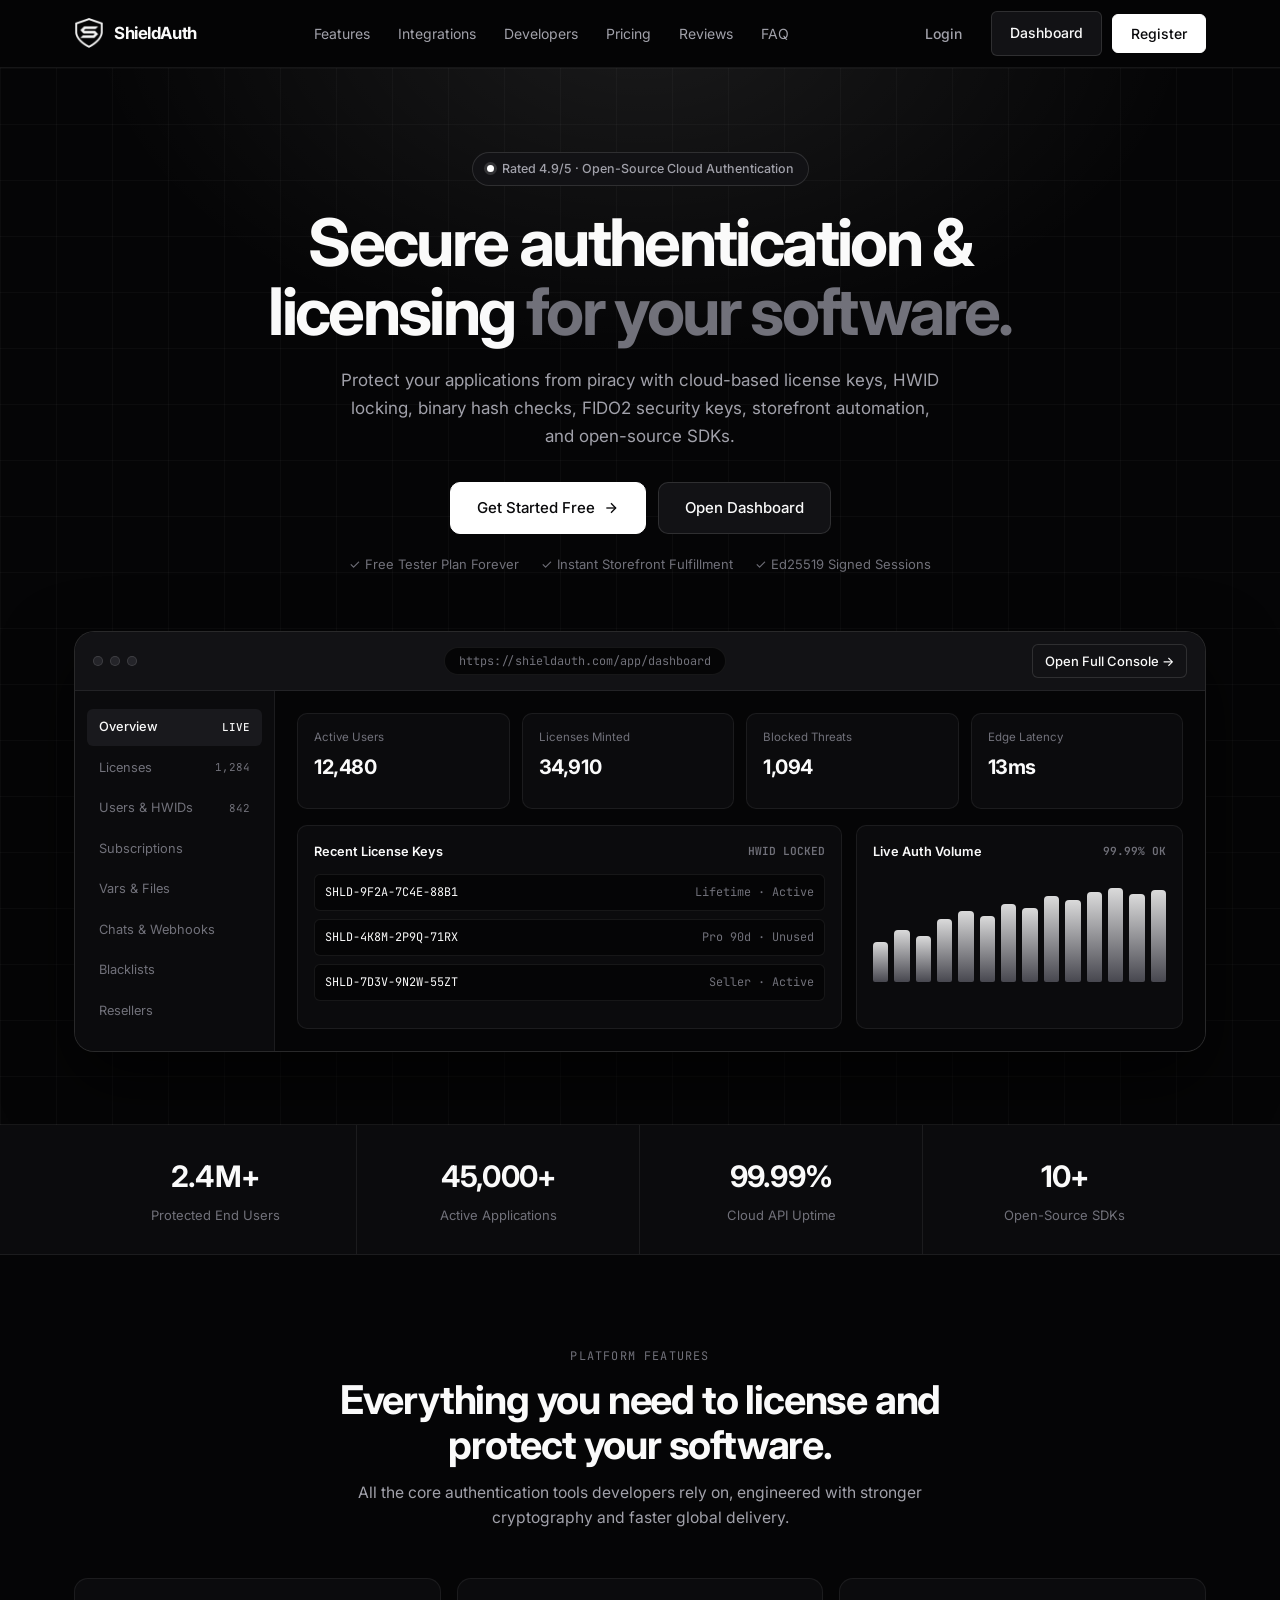
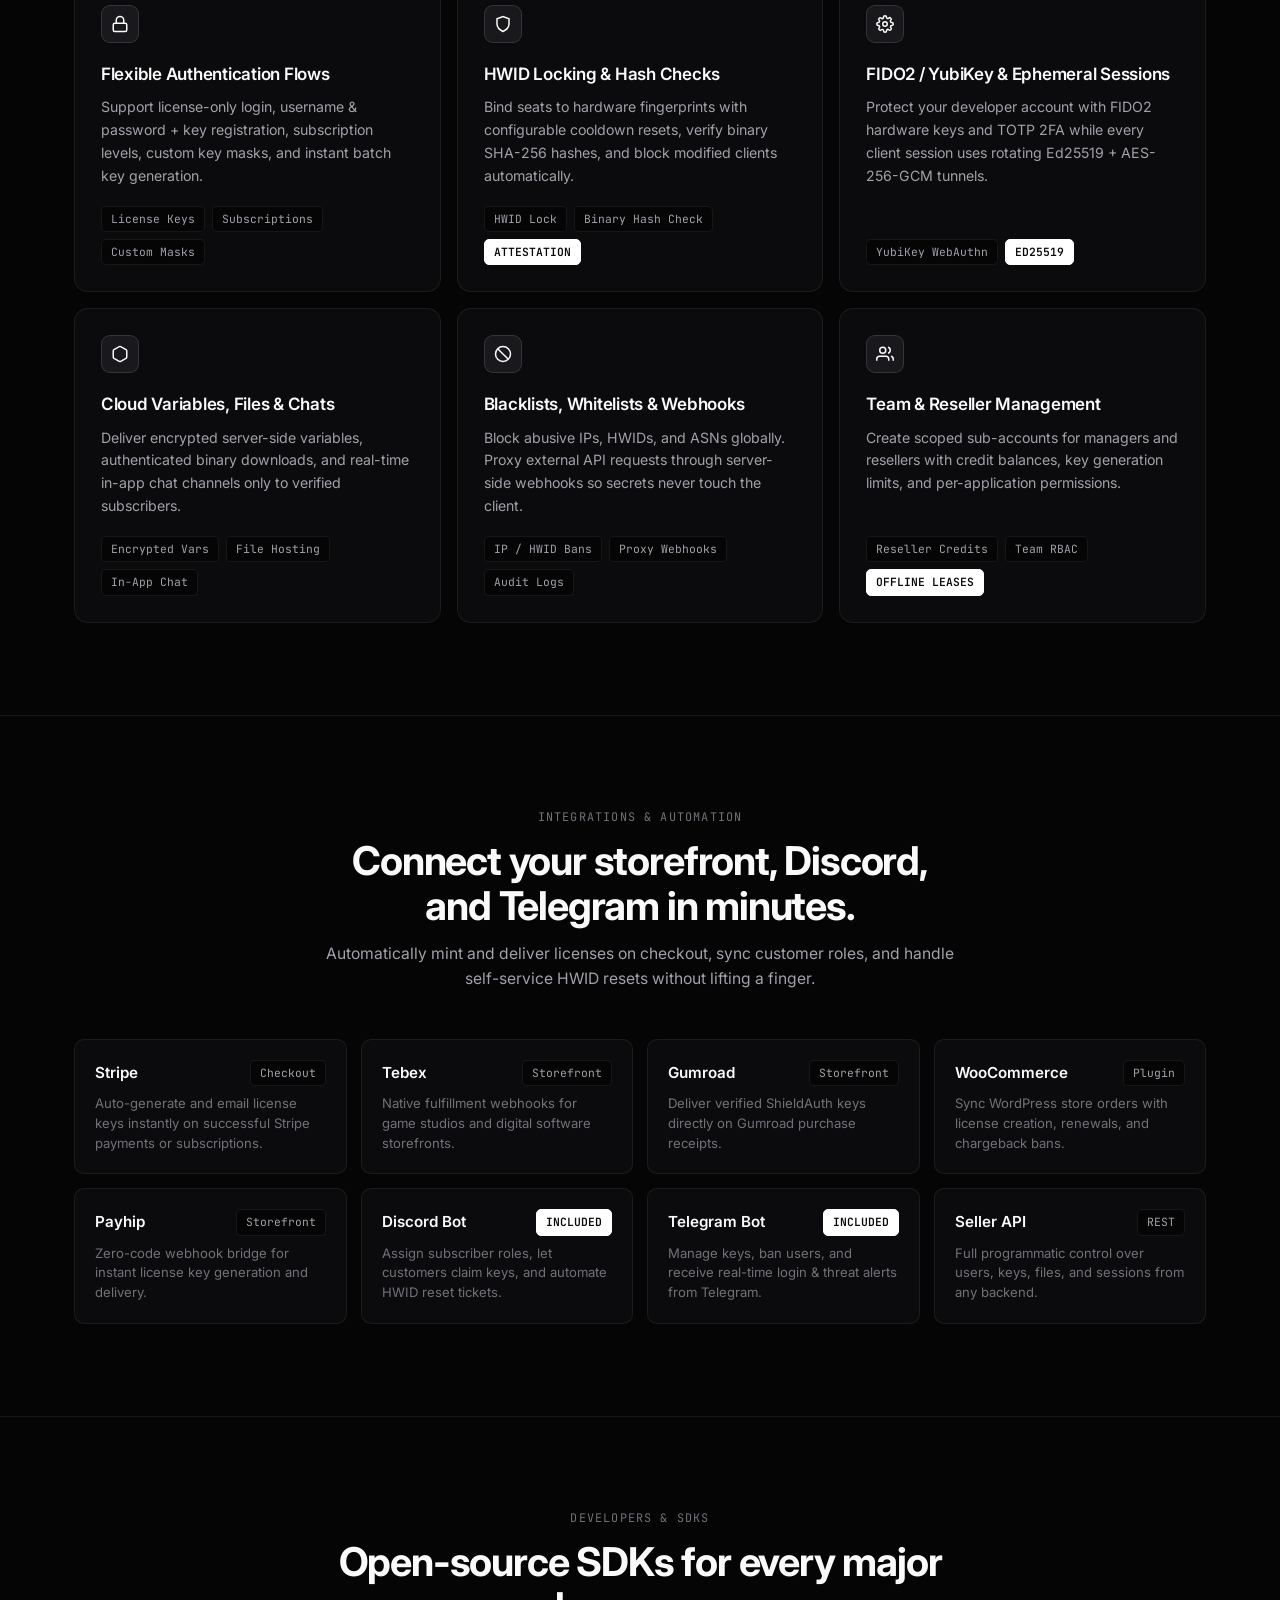
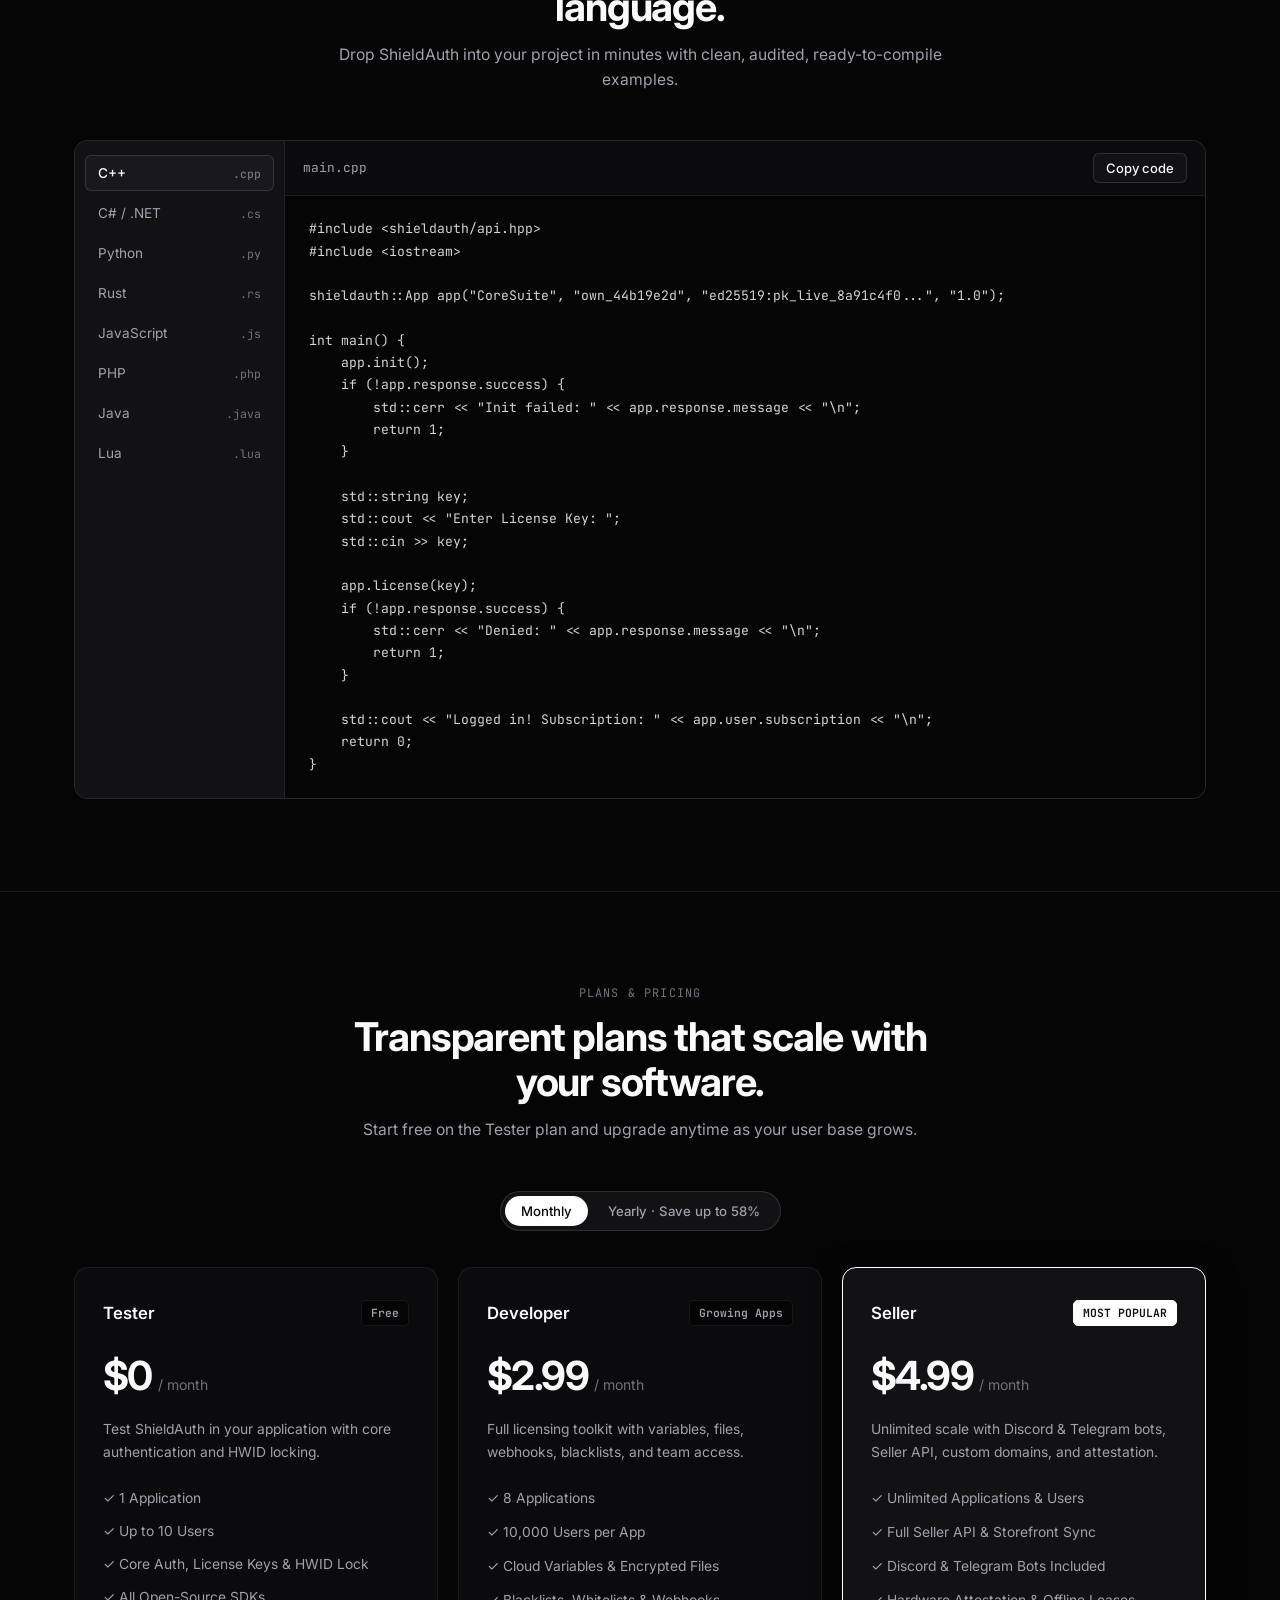
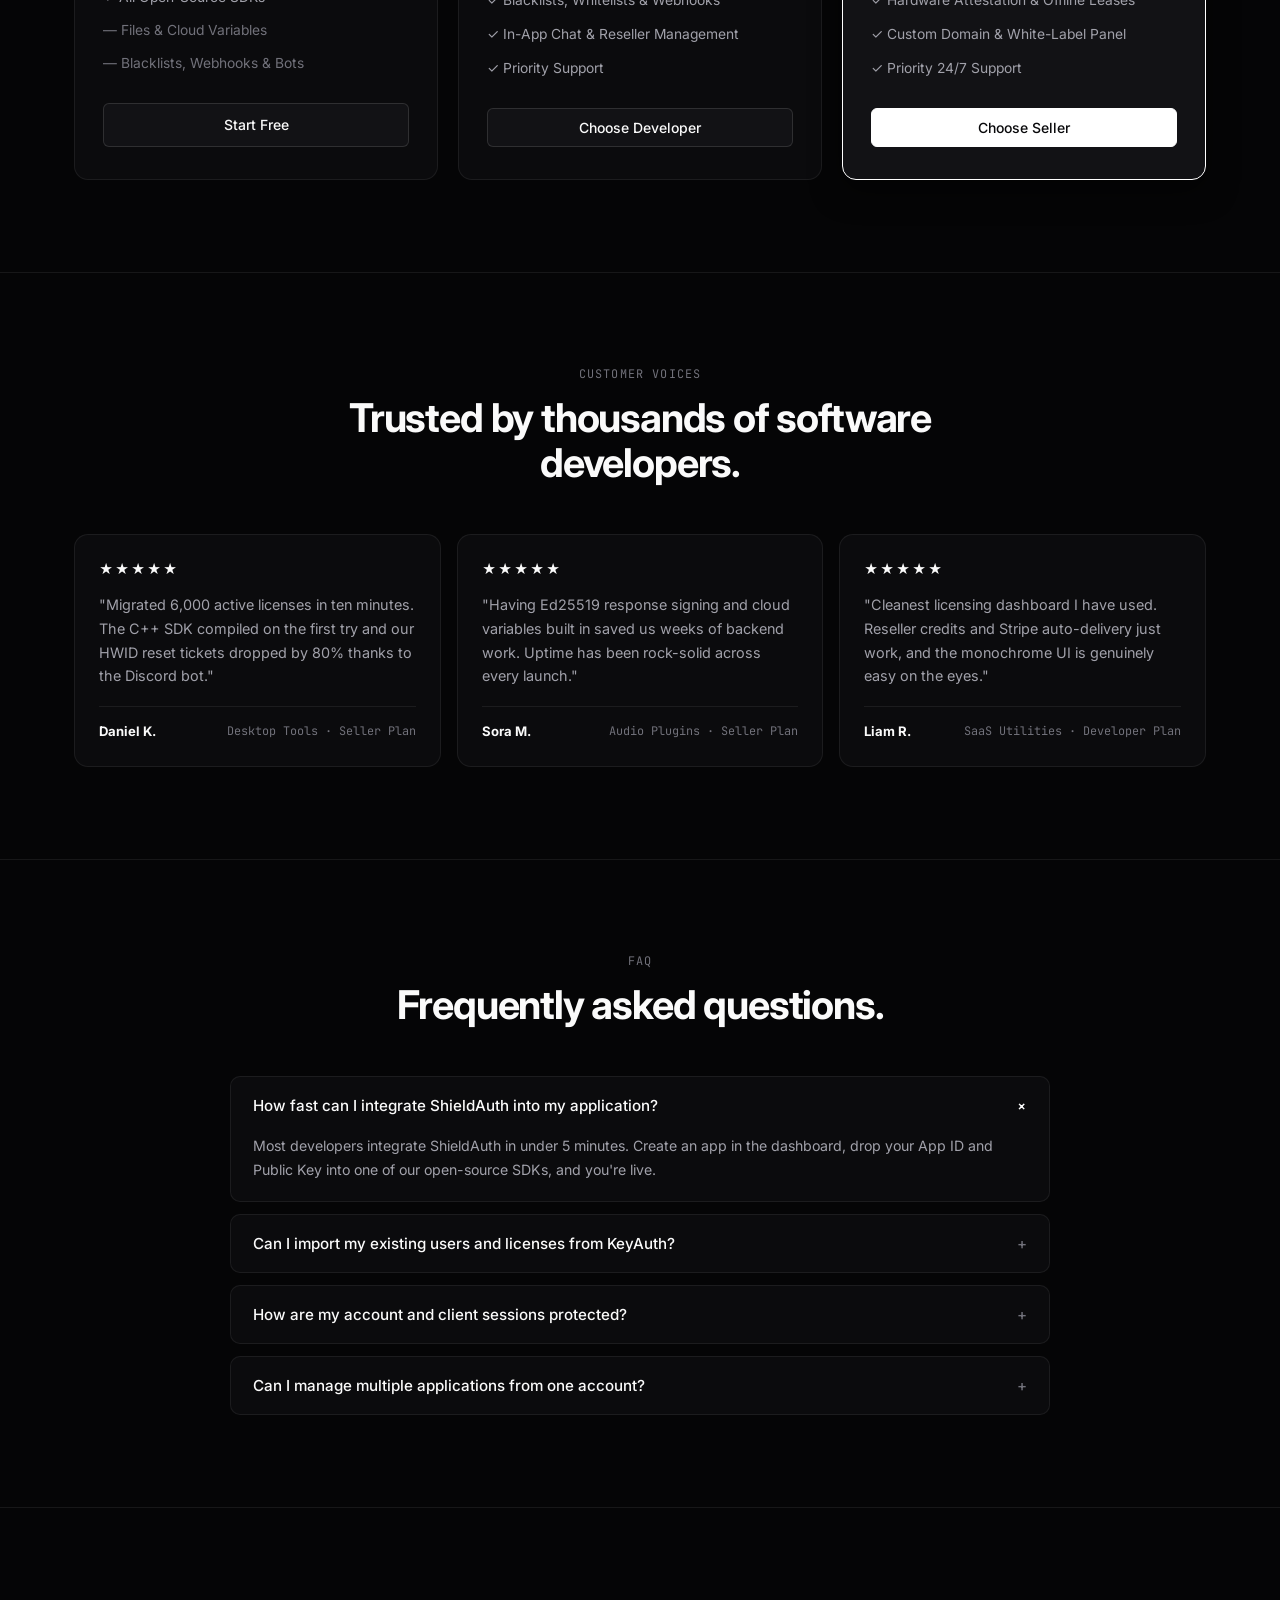
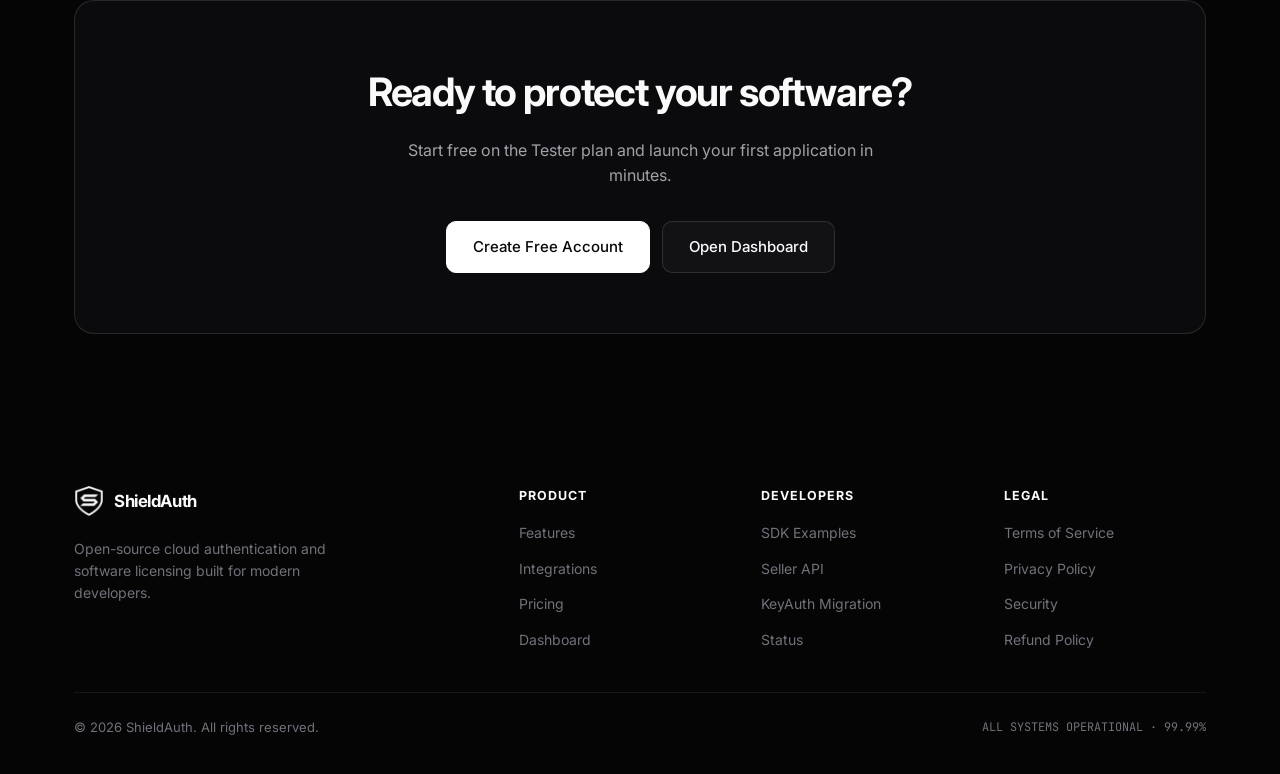
<file: index.html>
<!DOCTYPE html>
<html lang="en">
<head>
  <meta charset="UTF-8" />
  <meta name="viewport" content="width=device-width, initial-scale=1.0" />
  <title>ShieldAuth — Cloud Authentication &amp; Licensing System</title>
  <link rel="icon" type="image/png" href="logo.png" />
  <meta name="description" content="Open-source cloud authentication and software licensing system with HWID protection, FIDO2/2FA, storefront integrations, Discord &amp; Telegram bots, and multi-language SDKs." />
  <link rel="preconnect" href="https://fonts.googleapis.com" />
  <link rel="preconnect" href="https://fonts.gstatic.com" crossorigin />
  <link href="https://fonts.googleapis.com/css2?family=Inter:wght@400;500;600;700&family=JetBrains+Mono:wght@400;500;600&display=swap" rel="stylesheet" />
  <link rel="stylesheet" href="styles.css" />
</head>
<body>

  <!-- Navigation -->
  <header class="navbar">
    <div class="container nav-inner">
      <a href="#" class="brand">
        <img src="logo.png" alt="ShieldAuth" class="brand-logo" />
        <span>ShieldAuth</span>
      </a>

      <nav aria-label="Main Navigation">
        <ul class="nav-links">
          <li><a href="#features">Features</a></li>
          <li><a href="#integrations">Integrations</a></li>
          <li><a href="#sdks">Developers</a></li>
          <li><a href="#pricing">Pricing</a></li>
          <li><a href="#reviews">Reviews</a></li>
          <li><a href="#faq">FAQ</a></li>
        </ul>
      </nav>

      <div class="nav-actions">
        <button class="btn btn-ghost" data-open-auth="login">Login</button>
        <a href="dashboard.html" class="btn btn-secondary">Dashboard</a>
        <button class="btn btn-primary" data-open-auth="register">Register</button>
      </div>

      <button class="mobile-toggle" id="mobileMenuBtn" aria-label="Open Dashboard">
        <svg width="20" height="20" viewBox="0 0 24 24" fill="none" stroke="currentColor" stroke-width="2"><line x1="3" y1="6" x2="21" y2="6"/><line x1="3" y1="12" x2="21" y2="12"/><line x1="3" y1="18" x2="21" y2="18"/></svg>
      </button>
    </div>
  </header>

  <!-- Centered Hero + Dashboard Preview (KeyAuth Layout) -->
  <section class="hero bg-grid">
    <div class="container">
      <div class="hero-center">
        <div class="badge">
          <span class="status-dot"></span>
          <span>Rated 4.9/5 &middot; Open-Source Cloud Authentication</span>
        </div>

        <h1>
          Secure authentication &amp; licensing <span>for your software.</span>
        </h1>

        <p>
          Protect your applications from piracy with cloud-based license keys, HWID locking, binary hash checks, FIDO2 security keys, storefront automation, and open-source SDKs.
        </p>

        <div class="hero-cta">
          <button class="btn btn-primary btn-lg" data-open-auth="register">
            Get Started Free
            <svg width="16" height="16" viewBox="0 0 24 24" fill="none" stroke="currentColor" stroke-width="2"><line x1="5" y1="12" x2="19" y2="12"/><polyline points="12 5 19 12 12 19"/></svg>
          </button>
          <a href="dashboard.html" class="btn btn-secondary btn-lg">Open Dashboard</a>
        </div>

        <div class="hero-submeta">
          <span>&#10003; Free Tester Plan Forever</span>
          <span>&#10003; Instant Storefront Fulfillment</span>
          <span>&#10003; Ed25519 Signed Sessions</span>
        </div>
      </div>

      <!-- High-Fidelity Dashboard Showcase Window -->
      <div class="hero-showcase">
        <div class="showcase-bar">
          <div class="showcase-dots"><i></i><i></i><i></i></div>
          <span class="showcase-url">https://shieldauth.com/app/dashboard</span>
          <a href="dashboard.html" class="btn btn-secondary btn-sm">Open Full Console &rarr;</a>
        </div>
        <div class="showcase-body">
          <div class="showcase-nav">
            <div class="showcase-nav-item active"><span>Overview</span><span class="mono" style="font-size:0.68rem;">LIVE</span></div>
            <div class="showcase-nav-item"><span>Licenses</span><span class="mono" style="font-size:0.68rem;">1,284</span></div>
            <div class="showcase-nav-item"><span>Users &amp; HWIDs</span><span class="mono" style="font-size:0.68rem;">842</span></div>
            <div class="showcase-nav-item"><span>Subscriptions</span></div>
            <div class="showcase-nav-item"><span>Vars &amp; Files</span></div>
            <div class="showcase-nav-item"><span>Chats &amp; Webhooks</span></div>
            <div class="showcase-nav-item"><span>Blacklists</span></div>
            <div class="showcase-nav-item"><span>Resellers</span></div>
          </div>

          <div class="showcase-content">
            <div class="showcase-kpis">
              <div class="mini-kpi"><span>Active Users</span><strong>12,480</strong></div>
              <div class="mini-kpi"><span>Licenses Minted</span><strong>34,910</strong></div>
              <div class="mini-kpi"><span>Blocked Threats</span><strong>1,094</strong></div>
              <div class="mini-kpi"><span>Edge Latency</span><strong>13ms</strong></div>
            </div>

            <div class="showcase-split">
              <div class="mini-panel">
                <div class="mini-panel-head">
                  <span>Recent License Keys</span>
                  <span class="mono" style="font-size:0.7rem;color:var(--text-muted);">HWID LOCKED</span>
                </div>
                <div class="mini-rows">
                  <div class="mini-row"><span>SHLD-9F2A-7C4E-88B1</span><span style="color:var(--text-muted);">Lifetime &middot; Active</span></div>
                  <div class="mini-row"><span>SHLD-4K8M-2P9Q-71RX</span><span style="color:var(--text-muted);">Pro 90d &middot; Unused</span></div>
                  <div class="mini-row"><span>SHLD-7D3V-9N2W-55ZT</span><span style="color:var(--text-muted);">Seller &middot; Active</span></div>
                </div>
              </div>

              <div class="mini-panel">
                <div class="mini-panel-head">
                  <span>Live Auth Volume</span>
                  <span class="mono" style="font-size:0.7rem;color:var(--text-muted);">99.99% OK</span>
                </div>
                <div class="chart-bars" style="height:108px;gap:6px;">
                  <div class="chart-bar" style="height:42%"></div>
                  <div class="chart-bar" style="height:55%"></div>
                  <div class="chart-bar" style="height:48%"></div>
                  <div class="chart-bar" style="height:66%"></div>
                  <div class="chart-bar" style="height:74%"></div>
                  <div class="chart-bar" style="height:69%"></div>
                  <div class="chart-bar" style="height:82%"></div>
                  <div class="chart-bar" style="height:78%"></div>
                  <div class="chart-bar" style="height:90%"></div>
                  <div class="chart-bar" style="height:86%"></div>
                  <div class="chart-bar" style="height:94%"></div>
                  <div class="chart-bar" style="height:98%"></div>
                  <div class="chart-bar" style="height:92%"></div>
                  <div class="chart-bar" style="height:96%"></div>
                </div>
              </div>
            </div>
          </div>
        </div>
      </div>
    </div>
  </section>

  <!-- Platform Stats Strip -->
  <section class="metrics-strip">
    <div class="container metrics-grid">
      <div class="metric-item">
        <div class="metric-value">2.4M+</div>
        <div class="metric-label">Protected End Users</div>
      </div>
      <div class="metric-item">
        <div class="metric-value">45,000+</div>
        <div class="metric-label">Active Applications</div>
      </div>
      <div class="metric-item">
        <div class="metric-value">99.99%</div>
        <div class="metric-label">Cloud API Uptime</div>
      </div>
      <div class="metric-item">
        <div class="metric-value">10+</div>
        <div class="metric-label">Open-Source SDKs</div>
      </div>
    </div>
  </section>

  <!-- Core Features (KeyAuth Feature Parity + More) -->
  <section class="section" id="features">
    <div class="container">
      <div class="section-header center">
        <div class="section-eyebrow">Platform Features</div>
        <h2>Everything you need to license and protect your software.</h2>
        <p>All the core authentication tools developers rely on, engineered with stronger cryptography and faster global delivery.</p>
      </div>

      <div class="feature-grid">
        <article class="feature-card">
          <div>
            <div class="card-icon">
              <svg width="18" height="18" viewBox="0 0 24 24" fill="none" stroke="currentColor" stroke-width="2"><rect x="3" y="11" width="18" height="11" rx="2"/><path d="M7 11V7a5 5 0 0 1 10 0v4"/></svg>
            </div>
            <h3>Flexible Authentication Flows</h3>
            <p>Support license-only login, username &amp; password + key registration, subscription levels, custom key masks, and instant batch key generation.</p>
          </div>
          <div class="tag-row">
            <span class="pill">License Keys</span>
            <span class="pill">Subscriptions</span>
            <span class="pill">Custom Masks</span>
          </div>
        </article>

        <article class="feature-card">
          <div>
            <div class="card-icon">
              <svg width="18" height="18" viewBox="0 0 24 24" fill="none" stroke="currentColor" stroke-width="2"><path d="M12 22s8-4 8-10V5l-8-3-8 3v7c0 6 8 10 8 10z"/></svg>
            </div>
            <h3>HWID Locking &amp; Hash Checks</h3>
            <p>Bind seats to hardware fingerprints with configurable cooldown resets, verify binary SHA-256 hashes, and block modified clients automatically.</p>
          </div>
          <div class="tag-row">
            <span class="pill">HWID Lock</span>
            <span class="pill">Binary Hash Check</span>
            <span class="pill new">ATTESTATION</span>
          </div>
        </article>

        <article class="feature-card">
          <div>
            <div class="card-icon">
              <svg width="18" height="18" viewBox="0 0 24 24" fill="none" stroke="currentColor" stroke-width="2"><circle cx="12" cy="12" r="3"/><path d="M19.4 15a1.65 1.65 0 0 0 .33 1.82l.06.06a2 2 0 0 1-2.83 2.83l-.06-.06a1.65 1.65 0 0 0-1.82-.33 1.65 1.65 0 0 0-1 1.51V21a2 2 0 0 1-4 0v-.09A1.65 1.65 0 0 0 9 19.4a1.65 1.65 0 0 0-1.82.33l-.06.06a2 2 0 0 1-2.83-2.83l.06-.06a1.65 1.65 0 0 0 .33-1.82 1.65 1.65 0 0 0-1.51-1H3a2 2 0 0 1 0-4h.09A1.65 1.65 0 0 0 4.6 9a1.65 1.65 0 0 0-.33-1.82l-.06-.06a2 2 0 0 1 2.83-2.83l.06.06a1.65 1.65 0 0 0 1.82.33H9a1.65 1.65 0 0 0 1-1.51V3a2 2 0 0 1 4 0v.09a1.65 1.65 0 0 0 1 1.51 1.65 1.65 0 0 0 1.82-.33l.06-.06a2 2 0 0 1 2.83 2.83l-.06.06a1.65 1.65 0 0 0-.33 1.82V9c.26.604.852.997 1.51 1H21a2 2 0 0 1 0 4h-.09a1.65 1.65 0 0 0-1.51 1z"/></svg>
            </div>
            <h3>FIDO2 / YubiKey &amp; Ephemeral Sessions</h3>
            <p>Protect your developer account with FIDO2 hardware keys and TOTP 2FA while every client session uses rotating Ed25519 + AES-256-GCM tunnels.</p>
          </div>
          <div class="tag-row">
            <span class="pill">YubiKey WebAuthn</span>
            <span class="pill new">ED25519</span>
          </div>
        </article>

        <article class="feature-card">
          <div>
            <div class="card-icon">
              <svg width="18" height="18" viewBox="0 0 24 24" fill="none" stroke="currentColor" stroke-width="2"><path d="M21 16V8a2 2 0 0 0-1-1.73l-7-4a2 2 0 0 0-2 0l-7 4A2 2 0 0 0 3 8v8a2 2 0 0 0 1 1.73l7 4a2 2 0 0 0 2 0l7-4A2 2 0 0 0 21 16z"/></svg>
            </div>
            <h3>Cloud Variables, Files &amp; Chats</h3>
            <p>Deliver encrypted server-side variables, authenticated binary downloads, and real-time in-app chat channels only to verified subscribers.</p>
          </div>
          <div class="tag-row">
            <span class="pill">Encrypted Vars</span>
            <span class="pill">File Hosting</span>
            <span class="pill">In-App Chat</span>
          </div>
        </article>

        <article class="feature-card">
          <div>
            <div class="card-icon">
              <svg width="18" height="18" viewBox="0 0 24 24" fill="none" stroke="currentColor" stroke-width="2"><circle cx="12" cy="12" r="10"/><line x1="4.93" y1="4.93" x2="19.07" y2="19.07"/></svg>
            </div>
            <h3>Blacklists, Whitelists &amp; Webhooks</h3>
            <p>Block abusive IPs, HWIDs, and ASNs globally. Proxy external API requests through server-side webhooks so secrets never touch the client.</p>
          </div>
          <div class="tag-row">
            <span class="pill">IP / HWID Bans</span>
            <span class="pill">Proxy Webhooks</span>
            <span class="pill">Audit Logs</span>
          </div>
        </article>

        <article class="feature-card">
          <div>
            <div class="card-icon">
              <svg width="18" height="18" viewBox="0 0 24 24" fill="none" stroke="currentColor" stroke-width="2"><path d="M17 21v-2a4 4 0 0 0-4-4H5a4 4 0 0 0-4 4v2"/><circle cx="9" cy="7" r="4"/><path d="M23 21v-2a4 4 0 0 0-3-3.87"/><path d="M16 3.13a4 4 0 0 1 0 7.75"/></svg>
            </div>
            <h3>Team &amp; Reseller Management</h3>
            <p>Create scoped sub-accounts for managers and resellers with credit balances, key generation limits, and per-application permissions.</p>
          </div>
          <div class="tag-row">
            <span class="pill">Reseller Credits</span>
            <span class="pill">Team RBAC</span>
            <span class="pill new">OFFLINE LEASES</span>
          </div>
        </article>
      </div>
    </div>
  </section>

  <!-- Storefronts & Bots (KeyAuth Ecosystem) -->
  <section class="section" id="integrations">
    <div class="container">
      <div class="section-header center">
        <div class="section-eyebrow">Integrations &amp; Automation</div>
        <h2>Connect your storefront, Discord, and Telegram in minutes.</h2>
        <p>Automatically mint and deliver licenses on checkout, sync customer roles, and handle self-service HWID resets without lifting a finger.</p>
      </div>

      <div class="integrations-grid">
        <div class="integration-card">
          <div class="integration-top"><strong>Stripe</strong><span class="pill">Checkout</span></div>
          <p>Auto-generate and email license keys instantly on successful Stripe payments or subscriptions.</p>
        </div>
        <div class="integration-card">
          <div class="integration-top"><strong>Tebex</strong><span class="pill">Storefront</span></div>
          <p>Native fulfillment webhooks for game studios and digital software storefronts.</p>
        </div>
        <div class="integration-card">
          <div class="integration-top"><strong>Gumroad</strong><span class="pill">Storefront</span></div>
          <p>Deliver verified ShieldAuth keys directly on Gumroad purchase receipts.</p>
        </div>
        <div class="integration-card">
          <div class="integration-top"><strong>WooCommerce</strong><span class="pill">Plugin</span></div>
          <p>Sync WordPress store orders with license creation, renewals, and chargeback bans.</p>
        </div>
        <div class="integration-card">
          <div class="integration-top"><strong>Payhip</strong><span class="pill">Storefront</span></div>
          <p>Zero-code webhook bridge for instant license key generation and delivery.</p>
        </div>
        <div class="integration-card">
          <div class="integration-top"><strong>Discord Bot</strong><span class="pill new">INCLUDED</span></div>
          <p>Assign subscriber roles, let customers claim keys, and automate HWID reset tickets.</p>
        </div>
        <div class="integration-card">
          <div class="integration-top"><strong>Telegram Bot</strong><span class="pill new">INCLUDED</span></div>
          <p>Manage keys, ban users, and receive real-time login &amp; threat alerts from Telegram.</p>
        </div>
        <div class="integration-card">
          <div class="integration-top"><strong>Seller API</strong><span class="pill">REST</span></div>
          <p>Full programmatic control over users, keys, files, and sessions from any backend.</p>
        </div>
      </div>
    </div>
  </section>

  <!-- Multi-Language Open-Source SDKs -->
  <section class="section" id="sdks">
    <div class="container">
      <div class="section-header center">
        <div class="section-eyebrow">Developers &amp; SDKs</div>
        <h2>Open-source SDKs for every major language.</h2>
        <p>Drop ShieldAuth into your project in minutes with clean, audited, ready-to-compile examples.</p>
      </div>

      <div class="sdk-shell">
        <div class="sdk-sidebar" role="tablist" aria-label="SDK Languages">
          <button class="sdk-tab active" data-lang="cpp"><span>C++</span><span class="ext">.cpp</span></button>
          <button class="sdk-tab" data-lang="csharp"><span>C# / .NET</span><span class="ext">.cs</span></button>
          <button class="sdk-tab" data-lang="python"><span>Python</span><span class="ext">.py</span></button>
          <button class="sdk-tab" data-lang="rust"><span>Rust</span><span class="ext">.rs</span></button>
          <button class="sdk-tab" data-lang="node"><span>JavaScript</span><span class="ext">.js</span></button>
          <button class="sdk-tab" data-lang="php"><span>PHP</span><span class="ext">.php</span></button>
          <button class="sdk-tab" data-lang="java"><span>Java</span><span class="ext">.java</span></button>
          <button class="sdk-tab" data-lang="lua"><span>Lua</span><span class="ext">.lua</span></button>
        </div>
        <div class="sdk-content">
          <div class="sdk-toolbar">
            <span class="sdk-file" id="sdkFilename">main.cpp</span>
            <button class="btn btn-secondary btn-sm" id="copySdkBtn">Copy code</button>
          </div>
          <pre class="code-block" id="sdkCode"></pre>
        </div>
      </div>
    </div>
  </section>

  <!-- Pricing (Exact KeyAuth Tiers: Tester, Developer, Seller) -->
  <section class="section" id="pricing">
    <div class="container">
      <div class="section-header center">
        <div class="section-eyebrow">Plans &amp; Pricing</div>
        <h2>Transparent plans that scale with your software.</h2>
        <p>Start free on the Tester plan and upgrade anytime as your user base grows.</p>
      </div>

      <div class="billing-wrap">
        <div class="billing-toggle" role="group" aria-label="Billing Period">
          <button class="billing-btn active" data-billing="monthly">Monthly</button>
          <button class="billing-btn" data-billing="yearly">Yearly &middot; Save up to 58%</button>
        </div>
      </div>

      <div class="pricing-grid">
        <!-- Tester / Free -->
        <div class="price-card">
          <div class="price-tier">
            <span>Tester</span>
            <span class="pill">Free</span>
          </div>
          <div class="price-amount">
            <strong data-price-monthly="$0" data-price-yearly="$0">$0</strong>
            <span data-period-monthly="/ month" data-period-yearly="/ year">/ month</span>
          </div>
          <p class="price-desc">Test ShieldAuth in your application with core authentication and HWID locking.</p>
          <ul class="price-list">
            <li>&#10003; 1 Application</li>
            <li>&#10003; Up to 10 Users</li>
            <li>&#10003; Core Auth, License Keys &amp; HWID Lock</li>
            <li>&#10003; All Open-Source SDKs</li>
            <li class="dim">&mdash; Files &amp; Cloud Variables</li>
            <li class="dim">&mdash; Blacklists, Webhooks &amp; Bots</li>
          </ul>
          <a href="dashboard.html" class="btn btn-secondary" style="width:100%;">Start Free</a>
        </div>

        <!-- Developer -->
        <div class="price-card">
          <div class="price-tier">
            <span>Developer</span>
            <span class="pill">Growing Apps</span>
          </div>
          <div class="price-amount">
            <strong data-price-monthly="$2.99" data-price-yearly="$14.99">$2.99</strong>
            <span data-period-monthly="/ month" data-period-yearly="/ year">/ month</span>
          </div>
          <p class="price-desc">Full licensing toolkit with variables, files, webhooks, blacklists, and team access.</p>
          <ul class="price-list">
            <li>&#10003; 8 Applications</li>
            <li>&#10003; 10,000 Users per App</li>
            <li>&#10003; Cloud Variables &amp; Encrypted Files</li>
            <li>&#10003; Blacklists, Whitelists &amp; Webhooks</li>
            <li>&#10003; In-App Chat &amp; Reseller Management</li>
            <li>&#10003; Priority Support</li>
          </ul>
          <button class="btn btn-secondary" style="width:100%;" data-open-auth="register">Choose Developer</button>
        </div>

        <!-- Seller -->
        <div class="price-card featured">
          <div class="price-tier">
            <span>Seller</span>
            <span class="pill new">MOST POPULAR</span>
          </div>
          <div class="price-amount">
            <strong data-price-monthly="$4.99" data-price-yearly="$24.99">$4.99</strong>
            <span data-period-monthly="/ month" data-period-yearly="/ year">/ month</span>
          </div>
          <p class="price-desc">Unlimited scale with Discord &amp; Telegram bots, Seller API, custom domains, and attestation.</p>
          <ul class="price-list">
            <li>&#10003; Unlimited Applications &amp; Users</li>
            <li>&#10003; Full Seller API &amp; Storefront Sync</li>
            <li>&#10003; Discord &amp; Telegram Bots Included</li>
            <li>&#10003; Hardware Attestation &amp; Offline Leases</li>
            <li>&#10003; Custom Domain &amp; White-Label Panel</li>
            <li>&#10003; Priority 24/7 Support</li>
          </ul>
          <button class="btn btn-primary" style="width:100%;" data-open-auth="register">Choose Seller</button>
        </div>
      </div>
    </div>
  </section>

  <!-- Customer Reviews -->
  <section class="section" id="reviews">
    <div class="container">
      <div class="section-header center">
        <div class="section-eyebrow">Customer Voices</div>
        <h2>Trusted by thousands of software developers.</h2>
      </div>

      <div class="reviews-grid">
        <article class="review-card">
          <div>
            <div class="stars">&#9733;&#9733;&#9733;&#9733;&#9733;</div>
            <p style="margin-top:12px;">"Migrated 6,000 active licenses in ten minutes. The C++ SDK compiled on the first try and our HWID reset tickets dropped by 80% thanks to the Discord bot."</p>
          </div>
          <div class="review-author">
            <strong>Daniel K.</strong>
            <span>Desktop Tools &middot; Seller Plan</span>
          </div>
        </article>

        <article class="review-card">
          <div>
            <div class="stars">&#9733;&#9733;&#9733;&#9733;&#9733;</div>
            <p style="margin-top:12px;">"Having Ed25519 response signing and cloud variables built in saved us weeks of backend work. Uptime has been rock-solid across every launch."</p>
          </div>
          <div class="review-author">
            <strong>Sora M.</strong>
            <span>Audio Plugins &middot; Seller Plan</span>
          </div>
        </article>

        <article class="review-card">
          <div>
            <div class="stars">&#9733;&#9733;&#9733;&#9733;&#9733;</div>
            <p style="margin-top:12px;">"Cleanest licensing dashboard I have used. Reseller credits and Stripe auto-delivery just work, and the monochrome UI is genuinely easy on the eyes."</p>
          </div>
          <div class="review-author">
            <strong>Liam R.</strong>
            <span>SaaS Utilities &middot; Developer Plan</span>
          </div>
        </article>
      </div>
    </div>
  </section>

  <!-- FAQ -->
  <section class="section" id="faq">
    <div class="container">
      <div class="section-header center">
        <div class="section-eyebrow">FAQ</div>
        <h2>Frequently asked questions.</h2>
      </div>

      <div class="faq-list">
        <div class="faq-item open">
          <button class="faq-q">
            <span>How fast can I integrate ShieldAuth into my application?</span>
            <span class="faq-icon">+</span>
          </button>
          <div class="faq-a">
            <p>Most developers integrate ShieldAuth in under 5 minutes. Create an app in the dashboard, drop your App ID and Public Key into one of our open-source SDKs, and you're live.</p>
          </div>
        </div>

        <div class="faq-item">
          <button class="faq-q">
            <span>Can I import my existing users and licenses from KeyAuth?</span>
            <span class="faq-icon">+</span>
          </button>
          <div class="faq-a">
            <p>Yes. Export your existing users, licenses, and HWIDs as JSON or CSV and import them directly into ShieldAuth with zero downtime for your customers.</p>
          </div>
        </div>

        <div class="faq-item">
          <button class="faq-q">
            <span>How are my account and client sessions protected?</span>
            <span class="faq-icon">+</span>
          </button>
          <div class="faq-a">
            <p>Developer accounts support FIDO2 / YubiKey hardware keys and TOTP 2FA. Client handshakes use rotating AES-256-GCM sessions with Ed25519 response signatures to stop spoofing and replay attacks.</p>
          </div>
        </div>

        <div class="faq-item">
          <button class="faq-q">
            <span>Can I manage multiple applications from one account?</span>
            <span class="faq-icon">+</span>
          </button>
          <div class="faq-a">
            <p>Yes. Create, pause, rename, and switch between applications inside My Applications—each with its own keys, users, cloud variables, and security policies.</p>
          </div>
        </div>
      </div>
    </div>
  </section>

  <!-- Final CTA -->
  <section class="section" style="border-bottom:none;">
    <div class="container">
      <div class="cta-box">
        <h2>Ready to protect your software?</h2>
        <p>Start free on the Tester plan and launch your first application in minutes.</p>
        <div class="hero-cta">
          <button class="btn btn-primary btn-lg" data-open-auth="register">Create Free Account</button>
          <a href="dashboard.html" class="btn btn-secondary btn-lg">Open Dashboard</a>
        </div>
      </div>
    </div>
  </section>

  <!-- Footer -->
  <footer class="footer">
    <div class="container">
      <div class="footer-grid">
        <div>
          <a href="#" class="brand">
            <img src="logo.png" alt="ShieldAuth" class="brand-logo" />
            <span>ShieldAuth</span>
          </a>
          <p style="margin-top:14px;font-size:0.875rem;color:var(--text-muted);max-width:300px;">
            Open-source cloud authentication and software licensing built for modern developers.
          </p>
        </div>

        <div class="footer-col">
          <h4>Product</h4>
          <ul>
            <li><a href="#features">Features</a></li>
            <li><a href="#integrations">Integrations</a></li>
            <li><a href="#pricing">Pricing</a></li>
            <li><a href="dashboard.html">Dashboard</a></li>
          </ul>
        </div>

        <div class="footer-col">
          <h4>Developers</h4>
          <ul>
            <li><a href="#sdks">SDK Examples</a></li>
            <li><a href="#sdks">Seller API</a></li>
            <li><a href="#faq">KeyAuth Migration</a></li>
            <li><a href="dashboard.html">Status</a></li>
          </ul>
        </div>

        <div class="footer-col">
          <h4>Legal</h4>
          <ul>
            <li><a href="#faq">Terms of Service</a></li>
            <li><a href="#faq">Privacy Policy</a></li>
            <li><a href="#faq">Security</a></li>
            <li><a href="#pricing">Refund Policy</a></li>
          </ul>
        </div>
      </div>

      <div class="footer-bottom">
        <span>&copy; 2026 ShieldAuth. All rights reserved.</span>
        <span class="mono" style="font-size:0.74rem;">ALL SYSTEMS OPERATIONAL &middot; 99.99%</span>
      </div>
    </div>
  </footer>

  <!-- Auth Modal -->
  <div class="modal-backdrop" id="authModal" aria-hidden="true">
    <div class="modal" role="dialog" aria-labelledby="authModalTitle">
      <div class="modal-head">
        <h3 id="authModalTitle">Create your ShieldAuth account</h3>
        <button class="modal-close" id="closeAuthModal" aria-label="Close">&times;</button>
      </div>
      <form id="authForm" class="sim-form">
        <div class="field">
          <label for="authEmail">Email or Username</label>
          <input id="authEmail" class="input" type="text" placeholder="dev@studio.io" required />
        </div>
        <div class="field">
          <label for="authPass">Password</label>
          <input id="authPass" class="input" type="password" placeholder="••••••••••••" required />
        </div>
        <button type="submit" class="btn btn-primary" style="width:100%;margin-top:6px;">
          Continue to Dashboard
        </button>
      </form>
      <p style="margin-top:14px;font-size:0.78rem;color:var(--text-muted);text-align:center;">
        Free Tester tier &middot; Supports FIDO2 / YubiKey 2FA.
      </p>
    </div>
  </div>

  <div class="toast" id="toast"></div>
  <script src="app.js"></script>
</body>
</html>
</file>
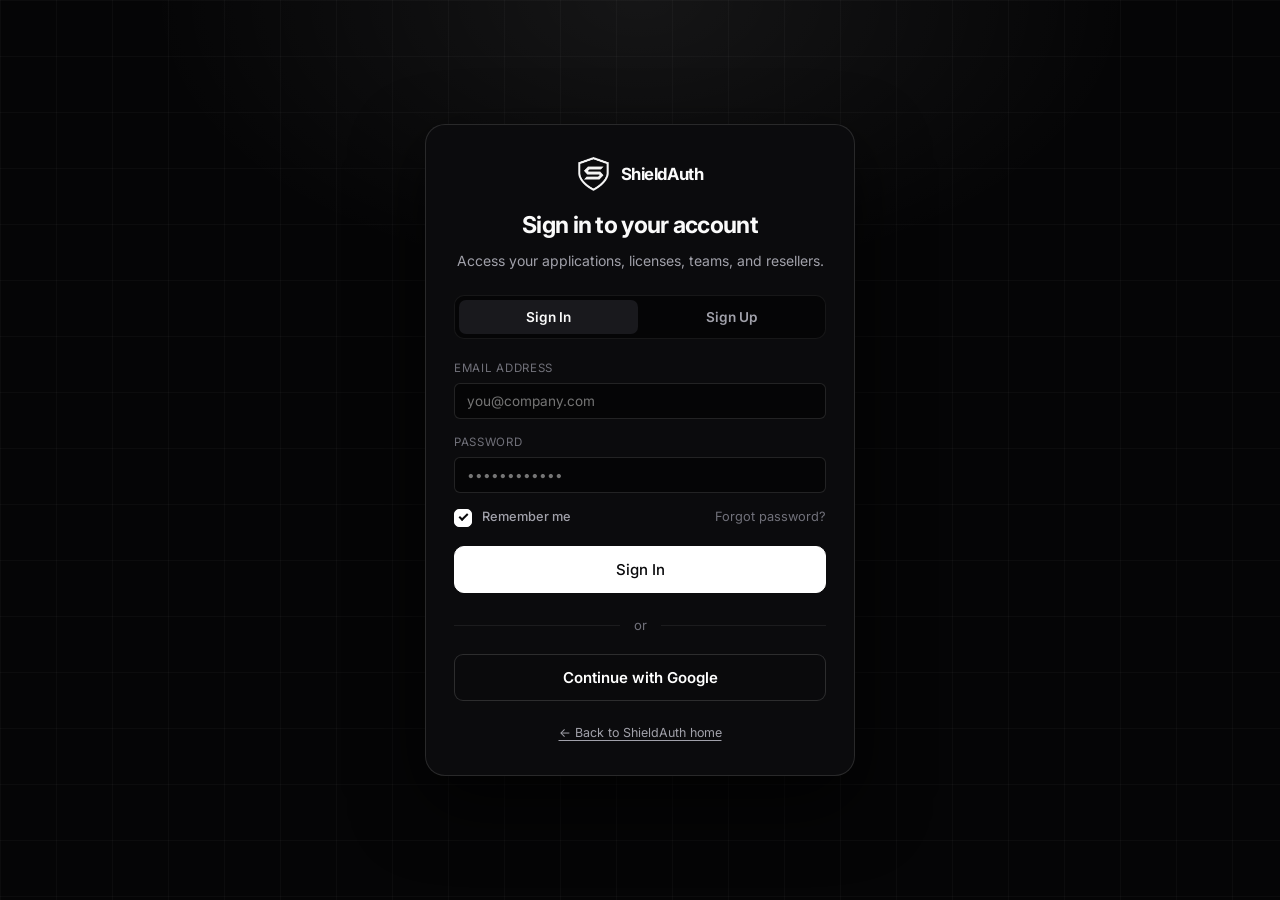
<file: auth.html>
<!DOCTYPE html>
<html lang="en">
<head>
  <meta charset="UTF-8" />
  <meta name="viewport" content="width=device-width, initial-scale=1.0" />
  <title>ShieldAuth — Sign In / Sign Up</title>
  <link rel="icon" type="image/png" href="logo.png" />
  <link rel="preconnect" href="https://fonts.googleapis.com" />
  <link rel="preconnect" href="https://fonts.gstatic.com" crossorigin />
  <link href="https://fonts.googleapis.com/css2?family=Inter:wght@400;500;600;700&family=JetBrains+Mono:wght@400;500;600&display=swap" rel="stylesheet" />
  <link rel="stylesheet" href="styles.css" />
  <!-- Official Google Identity Services (Real Google OAuth 2.0) -->
  <script src="https://accounts.google.com/gsi/client" async defer></script>
  <style>
    .auth-page {
      min-height: 100vh;
      display: grid;
      place-items: center;
      padding: 28px 20px;
      position: relative;
    }
    .auth-page::before {
      content: '';
      position: absolute;
      inset: 0;
      background: radial-gradient(ellipse 55% 45% at 50% 0%, rgba(255, 255, 255, 0.065), transparent 70%);
      pointer-events: none;
    }
    .auth-shell {
      position: relative;
      width: 100%;
      max-width: 430px;
      background: var(--bg-1);
      border: 1px solid var(--border-default);
      border-radius: var(--radius-xl);
      padding: 32px 28px;
      box-shadow: var(--shadow-lg);
    }
    .auth-top {
      display: flex;
      flex-direction: column;
      align-items: center;
      text-align: center;
      margin-bottom: 22px;
    }
    .auth-top h1 {
      margin-top: 16px;
      font-size: 1.45rem;
      font-weight: 700;
      letter-spacing: -0.03em;
    }
    .auth-top p {
      margin-top: 6px;
      font-size: 0.875rem;
      color: var(--text-secondary);
    }
    .auth-tabs {
      display: grid;
      grid-template-columns: 1fr 1fr;
      gap: 4px;
      background: var(--bg-0);
      border: 1px solid var(--border-subtle);
      border-radius: var(--radius-md);
      padding: 4px;
      margin-bottom: 20px;
    }
    .auth-tab {
      border: none;
      background: transparent;
      color: var(--text-secondary);
      font-size: 0.85rem;
      font-weight: 600;
      padding: 9px 12px;
      border-radius: 7px;
      cursor: pointer;
      transition: background var(--transition), color var(--transition);
    }
    .auth-tab.active {
      background: var(--bg-3);
      color: var(--text-primary);
    }
    .auth-form {
      display: none;
      gap: 14px;
    }
    .auth-form.active {
      display: grid;
    }
    .auth-row-between {
      display: flex;
      align-items: center;
      justify-content: space-between;
      font-size: 0.8rem;
      color: var(--text-secondary);
    }
    .auth-error {
      display: none;
      padding: 10px 12px;
      margin-bottom: 14px;
      border-radius: var(--radius-sm);
      background: rgba(255, 255, 255, 0.06);
      border: 1px solid var(--border-strong);
      font-size: 0.8rem;
      color: var(--text-primary);
    }
    .auth-error.show {
      display: block;
    }
    .auth-divider {
      display: flex;
      align-items: center;
      gap: 14px;
      margin: 22px 0 18px;
      color: var(--text-muted);
      font-size: 0.82rem;
    }
    .auth-divider::before,
    .auth-divider::after {
      content: '';
      flex: 1;
      height: 1px;
      background: var(--border-subtle);
    }
    .btn-google-flat {
      width: 100%;
      display: inline-flex;
      align-items: center;
      justify-content: center;
      padding: 13px 16px;
      background: #0a0a0c;
      border: 1px solid rgba(255, 255, 255, 0.14);
      border-radius: 9px;
      font-size: 0.9375rem;
      font-weight: 600;
      color: #ffffff;
      cursor: pointer;
      transition: background var(--transition), border-color var(--transition);
    }
    .btn-google-flat:hover {
      background: #141418;
      border-color: rgba(255, 255, 255, 0.28);
    }
    .auth-footer {
      margin-top: 22px;
      display: flex;
      align-items: center;
      justify-content: space-between;
      font-size: 0.78rem;
      color: var(--text-muted);
    }
    .auth-footer a,
    .auth-footer button {
      color: var(--text-secondary);
      background: none;
      border: none;
      cursor: pointer;
      font-size: 0.78rem;
      text-decoration: underline;
      text-underline-offset: 3px;
    }
    .auth-footer a:hover,
    .auth-footer button:hover {
      color: var(--text-primary);
    }
    .setup-steps {
      margin: 0;
      padding-left: 18px;
      display: grid;
      gap: 6px;
      font-size: 0.81rem;
      color: var(--text-secondary);
      line-height: 1.5;
    }
    .setup-steps code {
      color: var(--text-primary);
      background: var(--bg-0);
      padding: 2px 6px;
      border-radius: 4px;
      border: 1px solid var(--border-subtle);
      font-size: 0.76rem;
    }
  </style>
</head>
<body class="bg-grid">
  <main class="auth-page">
    <div class="auth-shell">
      <div class="auth-top">
        <a href="index.html" class="brand">
          <img src="logo.png" alt="ShieldAuth" class="brand-logo" style="width:34px;height:34px;" />
          <span>ShieldAuth</span>
        </a>
        <h1 id="authHeading">Sign in to your account</h1>
        <p id="authSub">Access your applications, licenses, teams, and resellers.</p>
      </div>

      <!-- Mode Switcher -->
      <div class="auth-tabs" role="tablist" aria-label="Authentication Mode">
        <button class="auth-tab active" data-auth-mode="login" role="tab" aria-selected="true">Sign In</button>
        <button class="auth-tab" data-auth-mode="register" role="tab" aria-selected="false">Sign Up</button>
      </div>

      <div class="auth-error" id="authError"></div>

      <!-- Manual Sign In Form -->
      <form class="auth-form active" id="loginForm">
        <div class="field">
          <label for="loginEmail">Email Address</label>
          <input id="loginEmail" class="input" type="email" placeholder="you@company.com" required />
        </div>
        <div class="field">
          <label for="loginPassword">Password</label>
          <input id="loginPassword" class="input" type="password" placeholder="••••••••••••" required />
        </div>
        <div class="auth-row-between">
          <label class="check-label" style="font-size:0.8rem;font-weight:500;color:var(--text-secondary);">
            <input type="checkbox" class="custom-check" id="rememberMe" checked />
            <span>Remember me</span>
          </label>
          <a href="#" id="forgotPassLink" style="color:var(--text-muted);">Forgot password?</a>
        </div>
        <button type="submit" class="btn btn-primary btn-lg" style="width:100%;margin-top:4px;">Sign In</button>
      </form>

      <!-- Manual Sign Up Form -->
      <form class="auth-form" id="registerForm">
        <div class="field">
          <label for="regName">Full Name / Username</label>
          <input id="regName" class="input" type="text" placeholder="Alex Rivera" required />
        </div>
        <div class="field">
          <label for="regEmail">Email Address</label>
          <input id="regEmail" class="input" type="email" placeholder="you@company.com" required />
        </div>
        <div class="field">
          <label for="regPassword">Password</label>
          <input id="regPassword" class="input" type="password" minlength="6" placeholder="At least 6 characters" required />
        </div>
        <div class="field">
          <label for="regConfirm">Confirm Password</label>
          <input id="regConfirm" class="input" type="password" minlength="6" placeholder="Re-enter password" required />
        </div>
        <button type="submit" class="btn btn-primary btn-lg" style="width:100%;margin-top:4px;">Create Account</button>
      </form>

      <!-- Exact "or" divider + Real "Continue with Google" button -->
      <div class="auth-divider">or</div>

      <button type="button" class="btn-google-flat" id="googleAuthBtn">
        Continue with Google
      </button>

      <div class="auth-footer" style="justify-content:center;">
        <a href="index.html">&larr; Back to ShieldAuth home</a>
      </div>
    </div>
  </main>

  <div class="toast" id="toast"></div>

  <script>
    (function () {
      'use strict';

      const HARDCODED_GOOGLE_CLIENT_ID = '862215164102-s3q64n8n1bdcuh0ddcih2j4lbhhutk8h.apps.googleusercontent.com';

      const ACCOUNTS_KEY = 'shieldauth_accounts_v1';
      const SESSION_KEY = 'shieldauth_session_v1';

      const tabs = document.querySelectorAll('.auth-tab');
      const loginForm = document.getElementById('loginForm');
      const registerForm = document.getElementById('registerForm');
      const heading = document.getElementById('authHeading');
      const sub = document.getElementById('authSub');
      const errorBox = document.getElementById('authError');
      const toastEl = document.getElementById('toast');

      function showToast(msg) {
        toastEl.textContent = msg;
        toastEl.classList.add('show');
        setTimeout(() => toastEl.classList.remove('show'), 2600);
      }

      function showError(msg) {
        errorBox.textContent = msg;
        errorBox.classList.add('show');
      }

      function clearError() {
        errorBox.textContent = '';
        errorBox.classList.remove('show');
      }

      function getAccounts() {
        try { return JSON.parse(localStorage.getItem(ACCOUNTS_KEY) || '[]'); }
        catch { return []; }
      }

      function saveSession(profile) {
        localStorage.setItem(SESSION_KEY, JSON.stringify({
          ...profile,
          signedInAt: new Date().toISOString()
        }));
      }

      function setMode(mode) {
        clearError();
        const isReg = mode === 'register';
        tabs.forEach((t) => {
          const active = t.dataset.authMode === mode;
          t.classList.toggle('active', active);
          t.setAttribute('aria-selected', String(active));
        });
        loginForm.classList.toggle('active', !isReg);
        registerForm.classList.toggle('active', isReg);
        heading.textContent = isReg ? 'Create your ShieldAuth account' : 'Sign in to your account';
        sub.textContent = isReg
          ? 'Start free with licenses, HWID locks, teams, and resellers.'
          : 'Access your applications, licenses, teams, and resellers.';
      }

      tabs.forEach((t) => t.addEventListener('click', () => setMode(t.dataset.authMode)));

      const params = new URLSearchParams(window.location.search);
      if (params.get('mode') === 'register') setMode('register');
      if (params.get('next') === 'dashboard') {
        showError('Please sign in to access your ShieldAuth dashboard.');
      }

      // Manual Sign In
      loginForm.addEventListener('submit', (e) => {
        e.preventDefault();
        clearError();
        const email = document.getElementById('loginEmail').value.trim().toLowerCase();
        const password = document.getElementById('loginPassword').value;
        const accounts = getAccounts();
        const existing = accounts.find((a) => a.email === email);

        if (!existing) {
          showError('No account found for this email. Switch to Sign Up to create one.');
          return;
        }

        if (existing.password !== password) {
          showError('Incorrect password for this account.');
          return;
        }

        saveSession({ name: existing.name, email: existing.email, provider: 'email' });
        window.location.href = 'dashboard.html';
      });

      // Manual Sign Up
      registerForm.addEventListener('submit', (e) => {
        e.preventDefault();
        clearError();
        const name = document.getElementById('regName').value.trim();
        const email = document.getElementById('regEmail').value.trim().toLowerCase();
        const password = document.getElementById('regPassword').value;
        const confirm = document.getElementById('regConfirm').value;

        if (password !== confirm) {
          showError('Passwords do not match.');
          return;
        }

        const accounts = getAccounts();
        if (accounts.some((a) => a.email === email)) {
          showError('An account with this email already exists. Please sign in.');
          return;
        }

        accounts.push({ name, email, password, provider: 'email' });
        localStorage.setItem(ACCOUNTS_KEY, JSON.stringify(accounts));
        saveSession({ name, email, provider: 'email' });
        window.location.href = 'dashboard.html';
      });

      document.getElementById('forgotPassLink').addEventListener('click', (e) => {
        e.preventDefault();
        showToast('Password reset link sent if account exists');
      });

      // Launch Real Google OAuth 2.0 Popup (accounts.google.com)
      document.getElementById('googleAuthBtn').addEventListener('click', () => {
        clearError();
        if (!window.google || !window.google.accounts || !window.google.accounts.oauth2) {
          showError('Google Sign-In SDK is still loading. Please try again in a moment.');
          return;
        }

        const tokenClient = window.google.accounts.oauth2.initTokenClient({
          client_id: HARDCODED_GOOGLE_CLIENT_ID,
          scope: 'openid email profile',
          prompt: 'select_account',
          callback: async (resp) => {
            if (!resp || resp.error || !resp.access_token) {
              showError(`Google sign-in canceled or failed${resp && resp.error ? `: ${resp.error}` : '.'}`);
              return;
            }
            try {
              const info = await fetch('https://www.googleapis.com/oauth2/v3/userinfo', {
                headers: { Authorization: `Bearer ${resp.access_token}` }
              }).then((r) => r.json());

              if (!info || !info.email) {
                showError('Could not retrieve Google profile email.');
                return;
              }

              saveSession({
                name: info.name || info.email.split('@')[0],
                email: info.email,
                picture: info.picture || '',
                provider: 'google'
              });
              window.location.href = 'dashboard.html';
            } catch {
              showError('Failed to fetch Google account info.');
            }
          }
        });

        tokenClient.requestAccessToken();
      });
    })();
  </script>
</body>
</html>
</file>
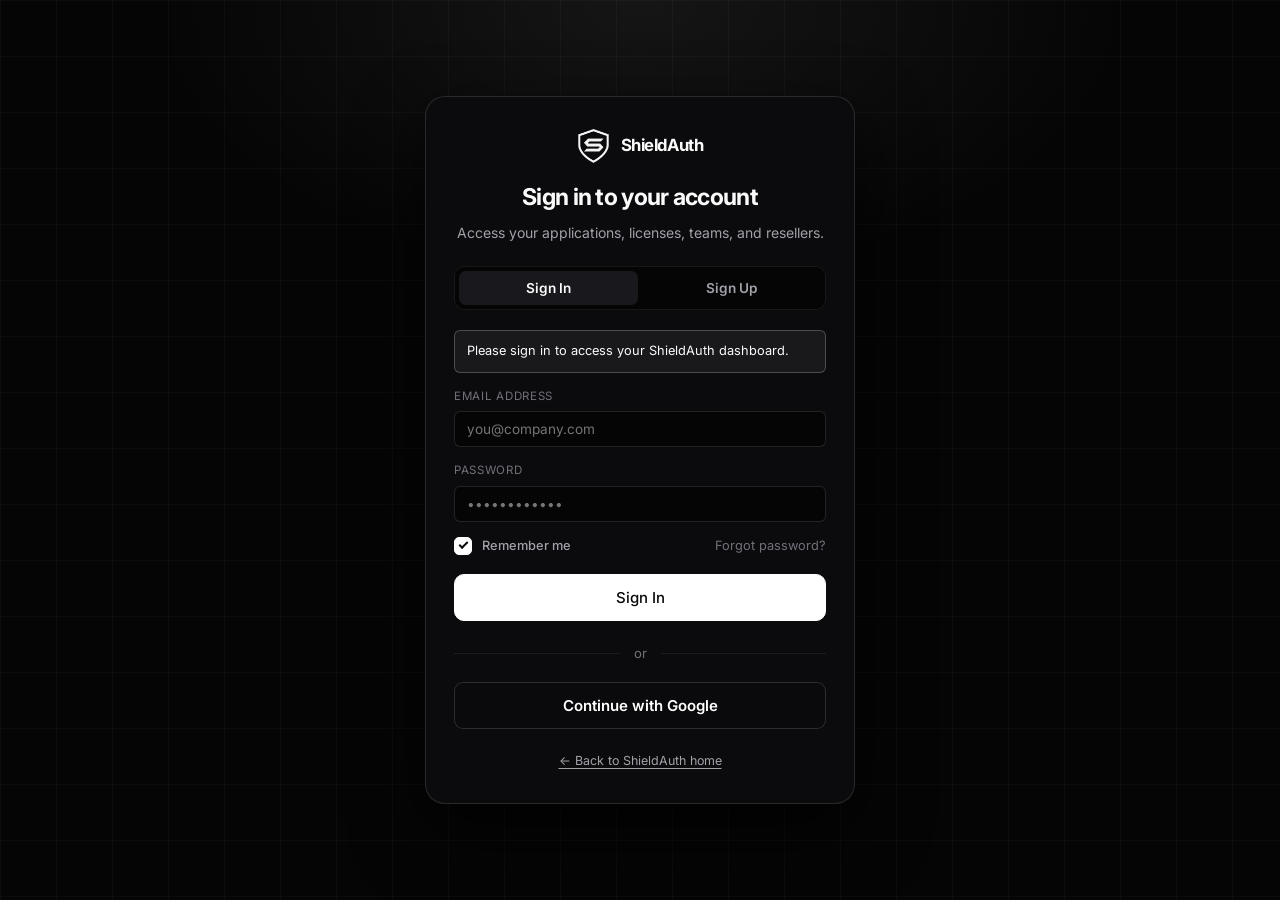
<file: dashboard.html>
<!DOCTYPE html>
<html lang="en">
<head>
  <meta charset="UTF-8" />
  <meta name="viewport" content="width=device-width, initial-scale=1.0" />
  <title>ShieldAuth Console — Developer Dashboard</title>
  <link rel="icon" type="image/png" href="logo.png" />
  <script>
    (function () {
      try {
        var params = new URLSearchParams(window.location.search);
        var inv = params.get('invite');
        if (inv) {
          sessionStorage.setItem('shieldauth_pending_invite_token', inv);
        }
        var s = JSON.parse(localStorage.getItem('shieldauth_session_v1') || 'null');
        if (!s || !s.email) {
          window.location.replace('auth.html?mode=login&next=dashboard');
        }
      } catch (e) {
        window.location.replace('auth.html?mode=login&next=dashboard');
      }
    })();
  </script>
  <link rel="preconnect" href="https://fonts.googleapis.com" />
  <link rel="preconnect" href="https://fonts.gstatic.com" crossorigin />
  <link href="https://fonts.googleapis.com/css2?family=Inter:wght@400;500;600;700&family=JetBrains+Mono:wght@400;500;600&display=swap" rel="stylesheet" />
  <link rel="stylesheet" href="styles.css" />
</head>
<body>
  <div class="dash-layout">
    <!-- Sidebar -->
    <aside class="dash-sidebar">
      <a href="index.html" class="brand">
        <img src="logo.png" alt="ShieldAuth" class="brand-logo" />
        <span>ShieldAuth</span>
      </a>

      <div class="dash-app-pill" id="sidebarAppPill" style="cursor:pointer;" title="Switch or manage applications">
        <small>Active Application</small>
        <strong>
          <span id="sidebarAppName">CoreSuite Pro</span>
          <span class="status-dot" title="Online"></span>
        </strong>
      </div>

      <nav class="dash-nav" aria-label="Dashboard Navigation">
        <button class="dash-nav-btn active" data-panel="overview">Overview</button>
        <button class="dash-nav-btn" data-panel="apps">My Applications</button>
        <button class="dash-nav-btn" data-panel="licenses">Licenses</button>
        <button class="dash-nav-btn" data-panel="team-licenses" id="navTeamLicenses">Team Licenses</button>
        <button class="dash-nav-btn" data-panel="users">Users &amp; HWIDs</button>
        <button class="dash-nav-btn" data-panel="teams">Teams</button>
        <button class="dash-nav-btn" data-panel="resellers">Resellers</button>
        <button class="dash-nav-btn" data-panel="variables">Cloud Vars &amp; Files</button>
        <button class="dash-nav-btn" data-panel="security">Security &amp; Blacklist</button>
        <button class="dash-nav-btn" data-panel="webhooks">Webhooks</button>
        <button class="dash-nav-btn" data-panel="settings">App Settings</button>
      </nav>

      <div style="margin-top:auto;padding-top:16px;border-top:1px solid var(--border-subtle);display:grid;gap:8px;">
        <div style="font-size:0.75rem;color:var(--text-muted);padding:0 4px;" id="signedInAccount">Not signed in</div>
        <a href="auth.html?mode=login" class="btn btn-ghost btn-sm" id="signOutBtn" style="width:100%;">Sign Out / Switch</a>
        <a href="index.html" class="btn btn-secondary btn-sm" style="width:100%;">Back to Website</a>
      </div>
    </aside>

    <!-- Main Area -->
    <main class="dash-main">
      <header class="dash-topbar">
        <div>
          <strong id="panelTitle" style="font-size:1rem;">Overview</strong>
          <span class="mono" style="margin-left:10px;font-size:0.75rem;color:var(--text-muted);" id="topAppId">No App</span>
        </div>
      </header>

      <div class="dash-content">
        <!-- Active Application Required Banner -->
        <div class="no-app-banner" id="noAppBanner" role="status">
          <div>
            <strong id="noAppBannerTitle">Active application required</strong>
            <span id="noAppBannerDesc">Create or select an active application before managing licenses, users, variables, or security.</span>
          </div>
          <button type="button" class="btn btn-primary btn-sm" id="noAppBannerBtn">+ Create Application</button>
        </div>

        <!-- OVERVIEW PANEL -->
        <section class="dash-panel active" id="panel-overview">
          <div class="kpi-grid">
            <div class="kpi-card">
              <span>Total Licenses</span>
              <strong id="kpiLicenses">0</strong>
              <small>Active + Unused pool</small>
            </div>
            <div class="kpi-card">
              <span>Registered Users</span>
              <strong id="kpiUsers">0</strong>
              <small>HWID-bound seats</small>
            </div>
            <div class="kpi-card">
              <span>Cloud Variables</span>
              <strong id="kpiVars">0</strong>
              <small>Encrypted AES-256-GCM</small>
            </div>
            <div class="kpi-card">
              <span>Blocked Entities</span>
              <strong id="kpiBlocked">0</strong>
              <small>IP / HWID blacklist</small>
            </div>
          </div>

          <div class="surface-card">
            <div class="surface-head">
              <h3>14-Day Edge Authentications</h3>
              <span class="mono" style="font-size:0.75rem;color:var(--text-muted);" id="authChartMeta">0 verifications</span>
            </div>
            <div class="chart-bars" id="authChart"></div>
          </div>

          <div class="surface-card">
            <div class="surface-head">
              <h3>Live Audit Trail</h3>
              <button class="btn btn-secondary btn-sm" id="clearLogsBtn">Clear Feed</button>
            </div>
            <div style="overflow-x:auto;">
              <table class="data-table">
                <thead>
                  <tr>
                    <th>Timestamp</th>
                    <th>Event</th>
                    <th>Actor / Key</th>
                    <th>Edge PoP</th>
                    <th>Status</th>
                  </tr>
                </thead>
                <tbody id="auditBody"></tbody>
              </table>
            </div>
          </div>
        </section>

        <!-- MY APPLICATIONS PANEL -->
        <section class="dash-panel" id="panel-apps">
          <div class="apps-header-row">
            <h2>My Applications</h2>
            <div class="apps-search-wrap">
              <svg width="15" height="15" viewBox="0 0 24 24" fill="none" stroke="currentColor" stroke-width="2"><circle cx="11" cy="11" r="8"/><line x1="21" y1="21" x2="16.65" y2="16.65"/></svg>
              <input id="appsSearchInput" class="input" type="text" placeholder="Search applications..." />
            </div>
          </div>

          <div class="apps-controls">
            <select id="appsStatusFilter" class="input" style="background:var(--bg-1);padding:11px 14px;">
              <option value="all">All Applications</option>
              <option value="ACTIVE">Active Applications</option>
              <option value="PAUSED">Paused Applications</option>
            </select>

            <button type="button" class="btn-create-app" id="openCreateAppBtn">
              <svg width="16" height="16" viewBox="0 0 24 24" fill="none" stroke="currentColor" stroke-width="2.4"><line x1="12" y1="5" x2="12" y2="19"/><line x1="5" y1="12" x2="19" y2="12"/></svg>
              Create Application
            </button>
          </div>

          <div class="apps-list" id="appsList"></div>
        </section>

        <!-- LICENSES PANEL -->
        <section class="dash-panel" id="panel-licenses">
          <div class="surface-card">
            <div class="surface-head" style="align-items:flex-start;margin-bottom:14px;">
              <div style="flex:1;min-width:220px;max-width:420px;display:grid;gap:14px;">
                <input id="licenseSearch" class="input" type="text" placeholder="Search licenses..." style="background:#0c0c0e;padding:11px 14px;border-radius:8px;" />
                <label class="check-label" style="font-size:0.86rem;font-weight:600;padding-left:2px;">
                  <input type="checkbox" class="custom-check" id="selectAllLicenses" />
                  <span>Select All</span>
                  <span id="selectedLicCount" class="mono" style="font-size:0.74rem;color:var(--text-muted);font-weight:400;"></span>
                </label>
              </div>

              <!-- 6-Button KeyAuth-Style Action Icon Toolbar -->
              <div class="license-toolbar" role="toolbar" aria-label="License Actions">
                <button class="icon-action-btn" id="btnToggleFilter" data-tip="Filter licenses" aria-label="Filter licenses">
                  <svg width="17" height="17" viewBox="0 0 24 24" fill="none" stroke="currentColor" stroke-width="2" stroke-linecap="round" stroke-linejoin="round"><polygon points="22 3 2 3 10 12.46 10 19 14 21 14 12.46 22 3"/></svg>
                </button>
                <button class="icon-action-btn" id="btnToggleView" data-tip="Toggle grid view" aria-label="Toggle grid view">
                  <svg width="17" height="17" viewBox="0 0 24 24" fill="none" stroke="currentColor" stroke-width="2" stroke-linecap="round" stroke-linejoin="round"><rect x="3" y="3" width="7" height="7" rx="1"/><rect x="14" y="3" width="7" height="7" rx="1"/><rect x="14" y="14" width="7" height="7" rx="1"/><rect x="3" y="14" width="7" height="7" rx="1"/></svg>
                </button>
                <button class="icon-action-btn primary-outline" id="btnOpenCreateLic" data-tip="Create new license" aria-label="Create new license">
                  <svg width="17" height="17" viewBox="0 0 24 24" fill="none" stroke="currentColor" stroke-width="2" stroke-linecap="round" stroke-linejoin="round"><circle cx="7.5" cy="15.5" r="5.5"/><path d="m21 2-9.6 9.6"/><path d="m15.5 7.5 3 3L22 7l-3-3"/></svg>
                </button>
                <button class="icon-action-btn" id="btnOpenAddTime" data-tip="Add time to licenses" aria-label="Add time to licenses">
                  <svg width="17" height="17" viewBox="0 0 24 24" fill="none" stroke="currentColor" stroke-width="2" stroke-linecap="round" stroke-linejoin="round"><line x1="10" y1="2" x2="14" y2="2"/><line x1="12" y1="14" x2="15" y2="11"/><circle cx="12" cy="14" r="8"/></svg>
                </button>
                <button class="icon-action-btn" id="exportLicensesBtn" data-tip="Export licenses (.txt)" aria-label="Export licenses">
                  <svg width="17" height="17" viewBox="0 0 24 24" fill="none" stroke="currentColor" stroke-width="2" stroke-linecap="round" stroke-linejoin="round"><path d="M14 2H6a2 2 0 0 0-2 2v16a2 2 0 0 0 2 2h12a2 2 0 0 0 2-2V8z"/><polyline points="14 2 14 8 20 8"/><line x1="12" y1="18" x2="12" y2="12"/><polyline points="9 15 12 18 15 15"/></svg>
                </button>
                <button class="icon-action-btn danger-outline" id="btnDeleteUnused" data-tip="Delete selected / unused" aria-label="Delete selected or unused licenses">
                  <svg width="17" height="17" viewBox="0 0 24 24" fill="none" stroke="currentColor" stroke-width="2" stroke-linecap="round" stroke-linejoin="round"><polyline points="3 6 5 6 21 6"/><path d="M19 6v14a2 2 0 0 1-2 2H7a2 2 0 0 1-2-2V6m3 0V4a2 2 0 0 1 2-2h4a2 2 0 0 1 2 2v2"/><line x1="10" y1="11" x2="10" y2="17"/><line x1="14" y1="11" x2="14" y2="17"/></svg>
                </button>
              </div>
            </div>

            <!-- Collapsible Filter Drawer -->
            <div class="filter-drawer" id="licenseFilterDrawer" style="grid-template-columns:1fr 1fr;">
              <select id="licenseStatusFilter" class="input">
                <option value="all">All Statuses</option>
                <option value="Unused">Unused</option>
                <option value="Active">Active</option>
                <option value="Banned">Banned</option>
              </select>
              <select id="licenseLevelFilter" class="input">
                <option value="all">All Levels</option>
                <option value="1">Level 1 (default)</option>
                <option value="2">Level 2 (Developer)</option>
                <option value="3">Level 3 (Pro)</option>
                <option value="4">Level 4 (Seller)</option>
                <option value="5">Level 5 (Enterprise)</option>
              </select>
            </div>

            <!-- Table View -->
            <div id="licensesTableWrap" style="overflow-x:auto;">
              <table class="data-table">
                <thead>
                  <tr>
                    <th style="width:36px;"></th>
                    <th>License Key</th>
                    <th>Level</th>
                    <th>Expiry</th>
                    <th>Created By</th>
                    <th>Used By</th>
                    <th>Note</th>
                    <th>Status</th>
                    <th>Actions</th>
                  </tr>
                </thead>
                <tbody id="licensesBody"></tbody>
              </table>
            </div>

            <!-- Grid View -->
            <div id="licensesGridWrap" class="licenses-grid-view" style="display:none;"></div>
          </div>
        </section>

        <!-- TEAM LICENSES PANEL (Owner Only) -->
        <section class="dash-panel" id="panel-team-licenses">
          <div class="surface-card">
            <div class="surface-head" style="align-items:flex-end;">
              <div>
                <h3>Team Licenses</h3>
                <span style="font-size:0.78rem;color:var(--text-muted);">Owner-only view of license keys generated by your team members and resellers.</span>
              </div>
              <span class="tag-status" id="teamLicCountBadge">0 keys</span>
            </div>

            <div style="display:grid;grid-template-columns:1.2fr 1fr;gap:12px;margin-bottom:16px;">
              <div class="field">
                <label for="teamLicMemberSelect">Select Team Member</label>
                <select id="teamLicMemberSelect" class="input" style="background:#0c0c0e;padding:10px 12px;">
                  <option value="all">All Team &amp; Reseller Members</option>
                </select>
              </div>
              <div class="field">
                <label for="teamLicSearch">Search Keys</label>
                <input id="teamLicSearch" class="input" type="text" placeholder="Search key, used by, or note..." style="background:#0c0c0e;padding:10px 12px;" />
              </div>
            </div>

            <div style="overflow-x:auto;">
              <table class="data-table">
                <thead>
                  <tr>
                    <th>License Key</th>
                    <th>Team Member</th>
                    <th>Level</th>
                    <th>Expiry</th>
                    <th>Used By</th>
                    <th>Note</th>
                    <th>Status</th>
                    <th>Actions</th>
                  </tr>
                </thead>
                <tbody id="teamLicensesBody"></tbody>
              </table>
            </div>
          </div>
        </section>

        <!-- USERS & HWIDS PANEL -->
        <section class="dash-panel" id="panel-users">
          <div class="surface-card">
            <div class="surface-head">
              <div>
                <h3>Users &amp; HWIDs</h3>
                <span style="font-size:0.78rem;color:var(--text-muted);">View user details, reset hardware locks, ban accounts, or edit subscriptions.</span>
              </div>
            </div>
            <div style="overflow-x:auto;">
              <table class="data-table">
                <thead>
                  <tr>
                    <th>Username</th>
                    <th>Subscription</th>
                    <th>Bound HWID</th>
                    <th>IP Address</th>
                    <th>Last Login</th>
                    <th>Status</th>
                    <th>Actions</th>
                  </tr>
                </thead>
                <tbody id="usersBody"></tbody>
              </table>
            </div>
          </div>
        </section>

        <!-- TEAMS PANEL -->
        <section class="dash-panel" id="panel-teams">
          <div class="surface-card" id="incomingTeamInvitesCard" style="display:none;border-color:var(--border-strong);">
            <div class="surface-head">
              <div>
                <h3>Incoming Team Invitations</h3>
                <span style="font-size:0.78rem;color:var(--text-muted);">Invitations sent to your account email.</span>
              </div>
            </div>
            <div style="overflow-x:auto;">
              <table class="data-table">
                <thead>
                  <tr>
                    <th>Application</th>
                    <th>Invited By</th>
                    <th>Role</th>
                    <th>Status</th>
                    <th>Actions</th>
                  </tr>
                </thead>
                <tbody id="incomingTeamsBody"></tbody>
              </table>
            </div>
          </div>

          <div class="surface-card">
            <div class="surface-head">
              <div>
                <h3>Invite Team Member</h3>
                <span style="font-size:0.78rem;color:var(--text-muted);">Sends an email invitation and delivers it directly to the user's Teams tab.</span>
              </div>
            </div>
            <form id="inviteTeamForm" style="display:grid;grid-template-columns:1.5fr 1fr auto;gap:12px;align-items:end;">
              <div class="field">
                <label for="teamInviteEmail">Email Address</label>
                <input id="teamInviteEmail" class="input" type="email" placeholder="teammate@studio.io" required />
              </div>
              <div class="field">
                <label for="teamInviteRole">Role</label>
                <select id="teamInviteRole" class="input">
                  <option value="Admin">Admin (Full Access)</option>
                  <option value="Manager">Manager (Licenses &amp; Users)</option>
                  <option value="Support">Support (HWID Reset &amp; View)</option>
                  <option value="Read-Only">Read-Only</option>
                </select>
              </div>
              <button type="submit" class="btn btn-primary">Send Email Invite</button>
            </form>
          </div>

          <div class="surface-card">
            <div class="surface-head">
              <h3>Team Members &amp; Sent Invites</h3>
            </div>
            <div style="overflow-x:auto;">
              <table class="data-table">
                <thead>
                  <tr>
                    <th>Email</th>
                    <th>Role</th>
                    <th>Status</th>
                    <th>Added</th>
                    <th>Actions</th>
                  </tr>
                </thead>
                <tbody id="teamsBody"></tbody>
              </table>
            </div>
          </div>
        </section>

        <!-- RESELLERS PANEL -->
        <section class="dash-panel" id="panel-resellers">
          <div class="surface-card" id="incomingResellerInvitesCard" style="display:none;border-color:var(--border-strong);">
            <div class="surface-head">
              <div>
                <h3>Incoming Reseller Invitations</h3>
                <span style="font-size:0.78rem;color:var(--text-muted);">Reseller invitations sent to your account email.</span>
              </div>
            </div>
            <div style="overflow-x:auto;">
              <table class="data-table">
                <thead>
                  <tr>
                    <th>Application</th>
                    <th>Invited By</th>
                    <th>Scope</th>
                    <th>Status</th>
                    <th>Actions</th>
                  </tr>
                </thead>
                <tbody id="incomingResellersBody"></tbody>
              </table>
            </div>
          </div>

          <div class="surface-card">
            <div class="surface-head">
              <div>
                <h3>Invite Reseller via Email</h3>
                <span style="font-size:0.78rem;color:var(--text-muted);">Sends an email invitation and delivers it directly to the user's Resellers tab.</span>
              </div>
            </div>
            <form id="inviteResellerForm" style="display:grid;grid-template-columns:1.5fr 1fr auto;gap:12px;align-items:end;">
              <div class="field">
                <label for="resellerInviteEmail">Reseller Email</label>
                <input id="resellerInviteEmail" class="input" type="email" placeholder="partner@storefront.com" required />
              </div>
              <div class="field">
                <label for="resellerInviteLevel">Allowed Level</label>
                <select id="resellerInviteLevel" class="input">
                  <option value="Level 1-3">Level 1–3</option>
                  <option value="All Levels">All Levels</option>
                  <option value="Level 1 Only">Level 1 Only</option>
                </select>
              </div>
              <button type="submit" class="btn btn-primary">Send Reseller Invite</button>
            </form>
          </div>

          <div class="surface-card">
            <div class="surface-head">
              <h3>Authorized Resellers &amp; Invites</h3>
            </div>
            <div style="overflow-x:auto;">
              <table class="data-table">
                <thead>
                  <tr>
                    <th>Reseller Email</th>
                    <th>Scope</th>
                    <th>Keys Generated</th>
                    <th>Status</th>
                    <th>Actions</th>
                  </tr>
                </thead>
                <tbody id="resellersBody"></tbody>
              </table>
            </div>
          </div>
        </section>

        <!-- VARIABLES & FILES PANEL -->
        <section class="dash-panel" id="panel-variables">
          <div class="surface-card">
            <div class="surface-head">
              <h3>Create Encrypted Cloud Variable</h3>
            </div>
            <form id="varForm" style="display:grid;grid-template-columns:1fr 2fr auto;gap:12px;align-items:end;">
              <div class="field">
                <label for="varName">Variable Name</label>
                <input id="varName" class="input mono" placeholder="api_gateway" required />
              </div>
              <div class="field">
                <label for="varValue">Encrypted Value</label>
                <input id="varValue" class="input mono" placeholder="https://internal.api/v3" required />
              </div>
              <button type="submit" class="btn btn-primary">Save Variable</button>
            </form>
          </div>

          <div class="surface-card">
            <div class="surface-head">
              <h3>Active Cloud Variables</h3>
            </div>
            <div style="overflow-x:auto;">
              <table class="data-table">
                <thead>
                  <tr>
                    <th>Name</th>
                    <th>Value</th>
                    <th>Access</th>
                    <th>Action</th>
                  </tr>
                </thead>
                <tbody id="varsBody"></tbody>
              </table>
            </div>
          </div>
        </section>

        <!-- SECURITY & BLACKLIST PANEL -->
        <section class="dash-panel" id="panel-security">
          <div class="surface-card">
            <div class="surface-head">
              <h3>Zero-Trust Enforcement Policies</h3>
            </div>
            <div class="switch-row">
              <div>
                <strong>Strict HWID Locking</strong>
                <p style="font-size:0.82rem;color:var(--text-muted);">Bind every license to the first verified hardware fingerprint.</p>
              </div>
              <input type="checkbox" class="toggle" data-sec-toggle="hwidLock" checked />
            </div>
            <div class="switch-row">
              <div>
                <strong>Ephemeral AES-256-GCM Sessions</strong>
                <p style="font-size:0.82rem;color:var(--text-muted);">Rotate session keys every 300 seconds with Ed25519 signature pinning.</p>
              </div>
              <input type="checkbox" class="toggle" data-sec-toggle="ephemeral" checked />
            </div>
            <div class="switch-row">
              <div>
                <strong>Hardware Attestation &amp; VM Heuristics</strong>
                <p style="font-size:0.82rem;color:var(--text-muted);">Flag anomalous clock skew, binary hash mismatches, and automated replay attempts.</p>
              </div>
              <input type="checkbox" class="toggle" data-sec-toggle="attestation" checked />
            </div>
            <div class="switch-row">
              <div>
                <strong>Offline Lease Tokens (24h Grace)</strong>
                <p style="font-size:0.82rem;color:var(--text-muted);">Allow signed offline validation during temporary ISP outages.</p>
              </div>
              <input type="checkbox" class="toggle" data-sec-toggle="offlineLease" />
            </div>
          </div>

          <div class="surface-card">
            <div class="surface-head">
              <h3>Global Blacklist (IP / HWID / ASN)</h3>
            </div>
            <form id="blacklistForm" style="display:grid;grid-template-columns:140px 1fr 1fr auto;gap:12px;align-items:end;margin-bottom:18px;">
              <div class="field">
                <label for="blType">Type</label>
                <select id="blType" class="input">
                  <option value="HWID">HWID</option>
                  <option value="IP">IP Address</option>
                  <option value="ASN">ASN</option>
                </select>
              </div>
              <div class="field">
                <label for="blValue">Target Value</label>
                <input id="blValue" class="input mono" placeholder="HWID-BAD-9910 or 198.51.100.4" required />
              </div>
              <div class="field">
                <label for="blReason">Reason</label>
                <input id="blReason" class="input" placeholder="Chargeback / Abuse" />
              </div>
              <button type="submit" class="btn btn-primary">Block</button>
            </form>

            <div style="overflow-x:auto;">
              <table class="data-table">
                <thead>
                  <tr>
                    <th>Type</th>
                    <th>Value</th>
                    <th>Reason</th>
                    <th>Action</th>
                  </tr>
                </thead>
                <tbody id="blacklistBody"></tbody>
              </table>
            </div>
          </div>
        </section>

        <!-- WEBHOOKS PANEL -->
        <section class="dash-panel" id="panel-webhooks">
          <div class="surface-card">
            <div class="surface-head">
              <h3>Server-Side Webhook Proxy &amp; Discord Alerts</h3>
              <button class="btn btn-secondary btn-sm" id="testWebhookBtn">Send Test Payload</button>
            </div>
            <div class="sim-row">
              <div class="field">
                <label for="whUrl">Webhook Endpoint URL</label>
                <input id="whUrl" class="input mono" value="https://discord.com/api/webhooks/shieldauth-audit" />
              </div>
              <div class="field">
                <label for="whSecret">HMAC-SHA256 Signing Secret</label>
                <input id="whSecret" class="input mono" value="whsec_91f4c820a3d7b5e2109c" readonly />
              </div>
            </div>
          </div>
        </section>

        <!-- SETTINGS PANEL -->
        <section class="dash-panel" id="panel-settings">
          <div class="surface-card">
            <div class="surface-head">
              <h3>Application Credentials</h3>
              <button class="btn btn-secondary btn-sm" id="rotateSecretBtn">Rotate Secret</button>
            </div>
            <div class="sim-form" style="max-width:600px;">
              <div class="field">
                <label for="setAppName">Application Name</label>
                <input id="setAppName" class="input" value="CoreSuite Pro" />
              </div>
              <div class="sim-row">
                <div class="field">
                  <label>Application ID</label>
                  <input id="setAppId" class="input mono" value="app_9f82c1a0" readonly />
                </div>
                <div class="field">
                  <label>Owner ID</label>
                  <input class="input mono" value="own_44b19e2d" readonly />
                </div>
              </div>
              <div class="field">
                <label>Ed25519 Public Key (Pin in SDK)</label>
                <input class="input mono" value="ed25519:pk_live_8a91c4f0d2b17e33a90c41f7" readonly />
              </div>
              <div class="field">
                <label>App Secret</label>
                <input id="setAppSecret" class="input mono" value="shld_sec_72a91e4f0b8c3d11a09e2f44c18b" readonly />
              </div>
              <div style="display:flex;gap:10px;">
                <button class="btn btn-primary" id="saveSettingsBtn">Save Changes</button>
              </div>
            </div>
          </div>

          <div class="surface-card">
            <div class="surface-head">
              <div>
                <h3>Premade SDK Integration Code</h3>
                <span style="font-size:0.78rem;color:var(--text-muted);">Auto-filled with your active application's credentials. Copy and paste directly into your project.</span>
              </div>
              <button class="btn btn-secondary btn-sm" id="copyDashCodeBtn">Copy Code</button>
            </div>

            <div class="sdk-shell">
              <div class="sdk-sidebar" id="dashSdkTabs" role="tablist" aria-label="Coding Languages">
                <button class="sdk-tab active" data-dash-lang="cpp"><span>C++</span><span class="ext">.cpp</span></button>
                <button class="sdk-tab" data-dash-lang="csharp"><span>C# / .NET</span><span class="ext">.cs</span></button>
                <button class="sdk-tab" data-dash-lang="python"><span>Python</span><span class="ext">.py</span></button>
                <button class="sdk-tab" data-dash-lang="rust"><span>Rust</span><span class="ext">.rs</span></button>
                <button class="sdk-tab" data-dash-lang="js"><span>JavaScript</span><span class="ext">.js</span></button>
                <button class="sdk-tab" data-dash-lang="ts"><span>TypeScript</span><span class="ext">.ts</span></button>
                <button class="sdk-tab" data-dash-lang="go"><span>Go</span><span class="ext">.go</span></button>
                <button class="sdk-tab" data-dash-lang="php"><span>PHP</span><span class="ext">.php</span></button>
                <button class="sdk-tab" data-dash-lang="java"><span>Java</span><span class="ext">.java</span></button>
                <button class="sdk-tab" data-dash-lang="lua"><span>Lua</span><span class="ext">.lua</span></button>
                <button class="sdk-tab" data-dash-lang="ruby"><span>Ruby</span><span class="ext">.rb</span></button>
                <button class="sdk-tab" data-dash-lang="swift"><span>Swift</span><span class="ext">.swift</span></button>
                <button class="sdk-tab" data-dash-lang="kotlin"><span>Kotlin</span><span class="ext">.kt</span></button>
              </div>
              <div class="sdk-content">
                <div class="sdk-toolbar">
                  <span class="sdk-file" id="dashSdkFilename">shieldauth_setup.cpp</span>
                  <span class="mono" style="font-size:0.72rem;color:var(--text-muted);">Live Credentials Bound</span>
                </div>
                <pre class="code-block" id="dashSdkCode"></pre>
              </div>
            </div>
          </div>
        </section>
      </div>
    </main>
  </div>

  <!-- Create a New License Modal (Matches Reference Layout) -->
  <div class="modal-backdrop" id="createLicenseModal" aria-hidden="true">
    <div class="modal modal-license" role="dialog" aria-labelledby="createLicTitle">
      <div class="modal-license-header">
        <h3 id="createLicTitle">Create a new license</h3>
        <button class="modal-close" id="closeCreateLicModal" aria-label="Close">&times;</button>
      </div>

      <form id="createLicenseForm">
        <div class="modal-license-body">
          <!-- License Amount -->
          <div class="lic-field">
            <label for="licAmount">License Amount <span class="req-star">*</span></label>
            <div class="field-with-info">
              <input id="licAmount" class="input" type="number" min="1" max="100" value="1" required />
              <i class="info-tip" data-tip="Number of license keys to generate in this batch (1 to 100).">i</i>
            </div>
          </div>

          <!-- License Mask -->
          <div class="lic-field">
            <label for="licMask">License Mask <span class="req-star">*</span></label>
            <div class="field-with-info">
              <input id="licMask" class="input mono" type="text" value="SHLD-******-******-******-******" required />
              <i class="info-tip" data-tip="Each asterisk (*) is replaced with a random character matching your letter options below.">i</i>
            </div>
          </div>

          <!-- Lowercase / Uppercase Letters Row -->
          <div class="mask-options-row">
            <label class="check-label">
              <input type="checkbox" class="custom-check" id="licLowercase" />
              <span>Lowercase Letters</span>
            </label>
            <i class="info-tip" data-tip="Choose whether random mask characters include lowercase letters, uppercase letters, or both.">i</i>
            <label class="check-label">
              <span>Uppercase Letters</span>
              <input type="checkbox" class="custom-check" id="licUppercase" checked />
            </label>
          </div>

          <!-- Subscription Level -->
          <div class="lic-field">
            <label for="licSubLevel">Subscription Level <span class="req-star">*</span></label>
            <div class="field-with-info">
              <select id="licSubLevel" class="input">
                <option value="1">1 (default)</option>
                <option value="2">2 (Developer)</option>
                <option value="3">3 (Pro)</option>
                <option value="4">4 (Seller)</option>
                <option value="5">5 (Enterprise)</option>
              </select>
              <i class="info-tip" data-tip="Maps the generated license to a subscription level configured in your app.">i</i>
            </div>
          </div>

          <!-- License Note -->
          <div class="lic-field">
            <label for="licNote">License Note</label>
            <div class="field-with-info">
              <input id="licNote" class="input" type="text" placeholder="" />
              <i class="info-tip" data-tip="Optional internal memo attached to these licenses (e.g., customer order ID or reseller name).">i</i>
            </div>
          </div>

          <!-- Expiry Unit & Expiry Duration -->
          <div class="expiry-row">
            <div class="lic-field">
              <label for="licExpiryUnit">Expiry Unit <span class="req-star">*</span></label>
              <div class="field-with-info">
                <select id="licExpiryUnit" class="input">
                  <option value="Lifetime">Lifetime</option>
                  <option value="Seconds">Seconds</option>
                  <option value="Minutes">Minutes</option>
                  <option value="Hours">Hours</option>
                  <option value="Days">Days</option>
                  <option value="Weeks">Weeks</option>
                  <option value="Months">Months</option>
                  <option value="Years">Years</option>
                </select>
              </div>
            </div>

            <div class="lic-field">
              <label for="licExpiryDuration">Expiry Duration <span class="req-star">*</span></label>
              <div class="field-with-info">
                <input id="licExpiryDuration" class="input" type="number" min="1" value="1" required />
                <i class="info-tip" data-tip="Length of the subscription once redeemed. Ignored when Expiry Unit is set to Lifetime.">i</i>
              </div>
            </div>
          </div>
        </div>

        <div class="modal-license-footer">
          <button type="button" class="btn-modal-cancel" id="cancelCreateLicBtn">Cancel</button>
          <button type="submit" class="btn-modal-submit">Create License</button>
        </div>
      </form>
    </div>
  </div>

  <!-- Add Time Modal (Key-First) -->
  <div class="modal-backdrop" id="addTimeModal" aria-hidden="true">
    <div class="modal modal-license" role="dialog" aria-labelledby="addTimeTitle">
      <div class="modal-license-header">
        <h3 id="addTimeTitle">Add time to license</h3>
        <button class="modal-close" id="closeAddTimeModal" aria-label="Close">&times;</button>
      </div>
      <form id="addTimeForm">
        <div class="modal-license-body">
          <div class="lic-field">
            <label for="addTimeKey">License Key <span class="req-star">*</span></label>
            <div class="field-with-info">
              <input id="addTimeKey" class="input mono" list="licenseKeyList" placeholder="SHLD-..." required />
              <datalist id="licenseKeyList"></datalist>
              <i class="info-tip" data-tip="Enter or choose the exact license key you want to extend.">i</i>
            </div>
          </div>

          <div class="expiry-row">
            <div class="lic-field">
              <label for="addTimeUnit">Expiry Unit <span class="req-star">*</span></label>
              <div class="field-with-info">
                <select id="addTimeUnit" class="input">
                  <option value="Days">Days</option>
                  <option value="Seconds">Seconds</option>
                  <option value="Minutes">Minutes</option>
                  <option value="Hours">Hours</option>
                  <option value="Weeks">Weeks</option>
                  <option value="Months">Months</option>
                  <option value="Years">Years</option>
                  <option value="Lifetime">Lifetime</option>
                </select>
              </div>
            </div>
            <div class="lic-field">
              <label for="addTimeAmount">Expiry Duration <span class="req-star">*</span></label>
              <div class="field-with-info">
                <input id="addTimeAmount" class="input" type="number" min="1" value="7" required />
                <i class="info-tip" data-tip="Amount of time to add to the selected license key.">i</i>
              </div>
            </div>
          </div>

          <div class="lic-field">
            <label for="addTimeNote">Note (Optional)</label>
            <div class="field-with-info">
              <input id="addTimeNote" class="input" type="text" placeholder="e.g., Compensation / Renewal" />
              <i class="info-tip" data-tip="Optionally update or append a memo on this license.">i</i>
            </div>
          </div>
        </div>
        <div class="modal-license-footer">
          <button type="button" class="btn-modal-cancel" id="cancelAddTimeBtn">Cancel</button>
          <button type="submit" class="btn-modal-submit">Add Time</button>
        </div>
      </form>
    </div>
  </div>

  <!-- Edit License Modal -->
  <div class="modal-backdrop" id="editLicenseModal" aria-hidden="true">
    <div class="modal modal-license" role="dialog" aria-labelledby="editLicTitle">
      <div class="modal-license-header">
        <h3 id="editLicTitle">Edit license</h3>
        <button class="modal-close" id="closeEditLicModal" aria-label="Close">&times;</button>
      </div>
      <form id="editLicenseForm">
        <div class="modal-license-body">
          <div class="lic-field">
            <label for="editLicKey">License Key</label>
            <div class="field-with-info">
              <input id="editLicKey" class="input mono" type="text" readonly />
            </div>
          </div>

          <div class="lic-field">
            <label for="editLicLevel">Subscription Level <span class="req-star">*</span></label>
            <div class="field-with-info">
              <select id="editLicLevel" class="input">
                <option value="1">1 (default)</option>
                <option value="2">2 (Developer)</option>
                <option value="3">3 (Pro)</option>
                <option value="4">4 (Seller)</option>
                <option value="5">5 (Enterprise)</option>
              </select>
            </div>
          </div>

          <div class="lic-field">
            <label for="editLicExpiry">Expiry</label>
            <div class="field-with-info">
              <input id="editLicExpiry" class="input" type="text" required />
            </div>
          </div>

          <div class="lic-field">
            <label for="editLicNote">License Note</label>
            <div class="field-with-info">
              <input id="editLicNote" class="input" type="text" />
            </div>
          </div>

          <div class="lic-field">
            <label for="editLicStatus">Status</label>
            <div class="field-with-info">
              <select id="editLicStatus" class="input">
                <option value="Unused">Unused</option>
                <option value="Active">Active</option>
                <option value="Banned">Banned</option>
              </select>
            </div>
          </div>
        </div>
        <div class="modal-license-footer">
          <button type="button" class="btn-modal-cancel" id="cancelEditLicBtn">Cancel</button>
          <button type="submit" class="btn-modal-submit">Save Changes</button>
        </div>
      </form>
    </div>
  </div>

  <!-- Edit User Modal -->
  <div class="modal-backdrop" id="editUserModal" aria-hidden="true">
    <div class="modal modal-license" role="dialog" aria-labelledby="editUserTitle">
      <div class="modal-license-header">
        <h3 id="editUserTitle">Edit user</h3>
        <button class="modal-close" id="closeEditUserModal" aria-label="Close">&times;</button>
      </div>
      <form id="editUserForm">
        <div class="modal-license-body">
          <input type="hidden" id="editUserOrigName" />
          <div class="lic-field">
            <label for="editUserName">Username <span class="req-star">*</span></label>
            <div class="field-with-info">
              <input id="editUserName" class="input mono" type="text" required />
            </div>
          </div>

          <div class="lic-field">
            <label for="editUserTier">Subscription Tier <span class="req-star">*</span></label>
            <div class="field-with-info">
              <input id="editUserTier" class="input" type="text" required />
            </div>
          </div>

          <div class="lic-field">
            <label for="editUserHwid">Bound HWID</label>
            <div class="field-with-info">
              <input id="editUserHwid" class="input mono" type="text" placeholder="Unbound" />
              <button type="button" class="btn btn-secondary btn-sm" id="editUserResetHwidBtn">Reset</button>
            </div>
          </div>

          <div class="lic-field">
            <label for="editUserStatus">Status</label>
            <div class="field-with-info">
              <select id="editUserStatus" class="input">
                <option value="Active">Active</option>
                <option value="Banned">Banned</option>
              </select>
            </div>
          </div>
        </div>
        <div class="modal-license-footer">
          <button type="button" class="btn-modal-cancel" id="cancelEditUserBtn">Cancel</button>
          <button type="submit" class="btn-modal-submit">Save User</button>
        </div>
      </form>
    </div>
  </div>

  <!-- Create Application Modal -->
  <div class="modal-backdrop" id="createAppModal" aria-hidden="true">
    <div class="modal modal-license" role="dialog" aria-labelledby="createAppTitle">
      <div class="modal-license-header">
        <h3 id="createAppTitle">Create Application</h3>
        <button class="modal-close" id="closeCreateAppModal" aria-label="Close">&times;</button>
      </div>
      <form id="createAppForm">
        <div class="modal-license-body">
          <div class="lic-field">
            <label for="newAppName">Application Name <span class="req-star">*</span></label>
            <div class="field-with-info">
              <input id="newAppName" class="input" type="text" placeholder="e.g., Studio Launcher" required />
            </div>
          </div>
          <div class="lic-field">
            <label for="newAppVersion">App Version <span class="req-star">*</span></label>
            <div class="field-with-info">
              <input id="newAppVersion" class="input mono" type="text" value="1.0" required />
            </div>
          </div>
          <div class="lic-field">
            <label for="newAppDesc">Description</label>
            <div class="field-with-info">
              <input id="newAppDesc" class="input" type="text" placeholder="Optional application summary" />
            </div>
          </div>
        </div>
        <div class="modal-license-footer">
          <button type="button" class="btn-modal-cancel" id="cancelCreateAppBtn">Cancel</button>
          <button type="submit" class="btn-modal-submit">Create Application</button>
        </div>
      </form>
    </div>
  </div>

  <!-- Rename Application Modal -->
  <div class="modal-backdrop" id="renameAppModal" aria-hidden="true">
    <div class="modal modal-license" role="dialog" aria-labelledby="renameAppTitle">
      <div class="modal-license-header">
        <h3 id="renameAppTitle">Rename Application</h3>
        <button class="modal-close" id="closeRenameAppModal" aria-label="Close">&times;</button>
      </div>
      <form id="renameAppForm">
        <div class="modal-license-body">
          <input type="hidden" id="renameAppId" />
          <div class="lic-field">
            <label for="renameAppInput">New Application Name <span class="req-star">*</span></label>
            <div class="field-with-info">
              <input id="renameAppInput" class="input" type="text" required />
            </div>
          </div>
        </div>
        <div class="modal-license-footer">
          <button type="button" class="btn-modal-cancel" id="cancelRenameAppBtn">Cancel</button>
          <button type="submit" class="btn-modal-submit">Save Name</button>
        </div>
      </form>
    </div>
  </div>

  <!-- Edit Application Description Modal -->
  <div class="modal-backdrop" id="editDescModal" aria-hidden="true">
    <div class="modal modal-license" role="dialog" aria-labelledby="editDescTitle">
      <div class="modal-license-header">
        <h3 id="editDescTitle">Edit Application Description</h3>
        <button class="modal-close" id="closeEditDescModal" aria-label="Close">&times;</button>
      </div>
      <form id="editDescForm">
        <div class="modal-license-body">
          <input type="hidden" id="editDescAppId" />
          <div class="lic-field">
            <label for="editDescInput">Description</label>
            <div class="field-with-info">
              <input id="editDescInput" class="input" type="text" placeholder="Describe what this application does..." />
            </div>
          </div>
        </div>
        <div class="modal-license-footer">
          <button type="button" class="btn-modal-cancel" id="cancelEditDescBtn">Cancel</button>
          <button type="submit" class="btn-modal-submit">Save Description</button>
        </div>
      </form>
    </div>
  </div>

  <!-- Owner Inspector: View, Create & Delete Member / Reseller Keys -->
  <div class="modal-backdrop" id="memberKeysModal" aria-hidden="true">
    <div class="modal modal-license" style="max-width:780px;" role="dialog" aria-labelledby="memberKeysTitle">
      <div class="modal-license-header">
        <div>
          <h3 id="memberKeysTitle">Generated Keys</h3>
          <span id="memberKeysSubtitle" class="mono" style="font-size:0.75rem;color:var(--text-muted);"></span>
        </div>
        <button class="modal-close" id="closeMemberKeysModal" aria-label="Close">&times;</button>
      </div>
      <div class="modal-license-body" style="padding-top:10px;">
        <form id="memberQuickCreateForm" class="member-quick-create">
          <div class="field">
            <label for="mqMask">License Mask</label>
            <input id="mqMask" class="input mono" type="text" value="SHLD-******-******-******" required />
          </div>
          <div class="field">
            <label for="mqLevel">Level</label>
            <select id="mqLevel" class="input">
              <option value="1">1 (default)</option>
              <option value="2">2 (Developer)</option>
              <option value="3">3 (Pro)</option>
              <option value="4">4 (Seller)</option>
              <option value="5">5 (Enterprise)</option>
            </select>
          </div>
          <div class="field">
            <label for="mqExpiry">Expiry</label>
            <select id="mqExpiry" class="input">
              <option value="Lifetime">Lifetime</option>
              <option value="1 Day">1 Day</option>
              <option value="7 Days">7 Days</option>
              <option value="30 Days">30 Days</option>
              <option value="90 Days">90 Days</option>
              <option value="1 Year">1 Year</option>
            </select>
          </div>
          <button type="submit" class="btn btn-primary btn-sm">+ Create Key</button>
        </form>

        <div style="overflow-x:auto;">
          <table class="data-table">
            <thead>
              <tr>
                <th>License Key</th>
                <th>Level</th>
                <th>Expiry</th>
                <th>Used By</th>
                <th>Status</th>
                <th>Actions</th>
              </tr>
            </thead>
            <tbody id="memberKeysBody"></tbody>
          </table>
        </div>
      </div>
      <div class="modal-license-footer">
        <button type="button" class="btn-modal-cancel" id="doneMemberKeysBtn">Close</button>
      </div>
    </div>
  </div>

  <div class="invite-tray" id="inviteTray" aria-live="polite"></div>
  <div class="toast" id="toast"></div>
  <script src="dashboard.js"></script>
</body>
</html>
</file>
<file: styles.css>
/* ==========================================================================
   ShieldAuth — Monochrome Design System (Black, Gray, White)
   ========================================================================== */

:root {
  --bg-0: #050506;
  --bg-1: #0b0b0d;
  --bg-2: #121215;
  --bg-3: #19191d;
  --bg-4: #242429;

  --border-subtle: rgba(255, 255, 255, 0.07);
  --border-default: rgba(255, 255, 255, 0.12);
  --border-strong: rgba(255, 255, 255, 0.22);

  --text-primary: #fafafa;
  --text-secondary: #a1a1aa;
  --text-muted: #71717a;
  --text-inverse: #09090b;

  --accent: #ffffff;

  --radius-sm: 6px;
  --radius-md: 10px;
  --radius-lg: 14px;
  --radius-xl: 20px;

  --font-sans: 'Inter', -apple-system, BlinkMacSystemFont, 'Segoe UI', Roboto, sans-serif;
  --font-mono: 'JetBrains Mono', ui-monospace, SFMono-Regular, Menlo, Monaco, Consolas, monospace;

  --shadow-md: 0 10px 30px rgba(0, 0, 0, 0.5);
  --shadow-lg: 0 28px 70px rgba(0, 0, 0, 0.72);
  --transition: 170ms cubic-bezier(0.2, 0.8, 0.2, 1);
}

*, *::before, *::after {
  box-sizing: border-box;
  margin: 0;
  padding: 0;
}

html {
  scroll-behavior: smooth;
  color-scheme: dark;
}

body {
  font-family: var(--font-sans);
  background-color: var(--bg-0);
  color: var(--text-primary);
  line-height: 1.6;
  -webkit-font-smoothing: antialiased;
  -moz-osx-font-smoothing: grayscale;
  overflow-x: hidden;
}

a { color: inherit; text-decoration: none; }
button, input, select, textarea { font-family: inherit; color: inherit; }
code, pre, .mono { font-family: var(--font-mono); }

.container {
  width: 100%;
  max-width: 1180px;
  margin: 0 auto;
  padding: 0 24px;
}

.bg-grid {
  background-image:
    linear-gradient(to right, rgba(255, 255, 255, 0.028) 1px, transparent 1px),
    linear-gradient(to bottom, rgba(255, 255, 255, 0.028) 1px, transparent 1px);
  background-size: 56px 56px;
}

/* ==========================================================================
   Buttons & Badges
   ========================================================================== */

.btn {
  display: inline-flex;
  align-items: center;
  justify-content: center;
  gap: 8px;
  padding: 10px 18px;
  font-size: 0.875rem;
  font-weight: 500;
  border-radius: var(--radius-sm);
  border: 1px solid transparent;
  cursor: pointer;
  transition: background var(--transition), border-color var(--transition), color var(--transition), transform var(--transition);
  white-space: nowrap;
}

.btn:active { transform: translateY(1px); }

.btn-primary {
  background: var(--accent);
  color: var(--text-inverse);
  border-color: var(--accent);
}

.btn-primary:hover {
  background: #e4e4e7;
  border-color: #e4e4e7;
}

.btn-secondary {
  background: var(--bg-2);
  color: var(--text-primary);
  border-color: var(--border-default);
}

.btn-secondary:hover {
  background: var(--bg-3);
  border-color: var(--border-strong);
}

.btn-ghost {
  background: transparent;
  color: var(--text-secondary);
}

.btn-ghost:hover {
  color: var(--text-primary);
  background: rgba(255, 255, 255, 0.05);
}

.btn-lg {
  padding: 13px 26px;
  font-size: 0.9375rem;
  border-radius: var(--radius-md);
}

.btn-sm {
  padding: 6px 12px;
  font-size: 0.8125rem;
}

.badge {
  display: inline-flex;
  align-items: center;
  gap: 8px;
  padding: 6px 14px;
  font-size: 0.78rem;
  font-weight: 500;
  color: var(--text-secondary);
  background: var(--bg-2);
  border: 1px solid var(--border-default);
  border-radius: 999px;
}

.status-dot {
  width: 7px;
  height: 7px;
  border-radius: 50%;
  background: #ffffff;
  box-shadow: 0 0 0 3px rgba(255, 255, 255, 0.14);
}

/* ==========================================================================
   Navigation
   ========================================================================== */

.navbar {
  position: sticky;
  top: 0;
  z-index: 100;
  height: 68px;
  display: flex;
  align-items: center;
  background: rgba(5, 5, 6, 0.85);
  backdrop-filter: blur(14px);
  -webkit-backdrop-filter: blur(14px);
  border-bottom: 1px solid var(--border-subtle);
}

.nav-inner {
  display: flex;
  align-items: center;
  justify-content: space-between;
  gap: 24px;
}

.brand {
  display: inline-flex;
  align-items: center;
  gap: 10px;
  font-weight: 700;
  font-size: 1.05rem;
  letter-spacing: -0.025em;
  color: var(--text-primary);
}

.brand-mark {
  width: 30px;
  height: 30px;
  border-radius: 8px;
  background: var(--accent);
  color: var(--text-inverse);
  display: grid;
  place-items: center;
  flex-shrink: 0;
}

.brand-logo {
  width: 30px;
  height: 30px;
  object-fit: contain;
  display: block;
  flex-shrink: 0;
}

.nav-links {
  display: flex;
  align-items: center;
  gap: 28px;
  list-style: none;
}

.nav-links a {
  font-size: 0.875rem;
  color: var(--text-secondary);
  transition: color var(--transition);
}

.nav-links a:hover { color: var(--text-primary); }

.nav-actions {
  display: flex;
  align-items: center;
  gap: 10px;
}

.mobile-toggle {
  display: none;
  background: none;
  border: 1px solid var(--border-default);
  border-radius: var(--radius-sm);
  padding: 7px;
  color: var(--text-primary);
  cursor: pointer;
}

/* ==========================================================================
   Hero Section (Centered KeyAuth-style + Dashboard Showcase)
   ========================================================================== */

.hero {
  position: relative;
  padding: 84px 0 72px;
  border-bottom: 1px solid var(--border-subtle);
  overflow: hidden;
}

.hero::before {
  content: '';
  position: absolute;
  inset: 0;
  background: radial-gradient(ellipse 60% 45% at 50% -5%, rgba(255, 255, 255, 0.085), transparent 72%);
  pointer-events: none;
}

.hero-center {
  position: relative;
  text-align: center;
  max-width: 780px;
  margin: 0 auto;
}

.hero-center h1 {
  margin-top: 22px;
  font-size: clamp(2.5rem, 5.2vw, 4.1rem);
  font-weight: 700;
  line-height: 1.05;
  letter-spacing: -0.04em;
  color: var(--text-primary);
}

.hero-center h1 span {
  color: var(--text-muted);
}

.hero-center p {
  margin: 20px auto 0;
  max-width: 610px;
  font-size: 1.0625rem;
  color: var(--text-secondary);
  line-height: 1.65;
}

.hero-cta {
  margin-top: 32px;
  display: flex;
  flex-wrap: wrap;
  justify-content: center;
  gap: 12px;
}

.hero-submeta {
  margin-top: 20px;
  display: flex;
  flex-wrap: wrap;
  justify-content: center;
  gap: 22px;
  font-size: 0.8125rem;
  color: var(--text-muted);
}

.hero-submeta span {
  display: inline-flex;
  align-items: center;
  gap: 6px;
}

/* Dashboard Showcase Mockup in Hero */
.hero-showcase {
  position: relative;
  margin-top: 56px;
  background: var(--bg-1);
  border: 1px solid var(--border-default);
  border-radius: var(--radius-xl);
  box-shadow: var(--shadow-lg);
  overflow: hidden;
}

.showcase-bar {
  display: flex;
  align-items: center;
  justify-content: space-between;
  padding: 12px 18px;
  background: var(--bg-2);
  border-bottom: 1px solid var(--border-subtle);
}

.showcase-dots {
  display: flex;
  gap: 7px;
}

.showcase-dots i {
  width: 10px;
  height: 10px;
  border-radius: 50%;
  background: var(--bg-4);
  border: 1px solid var(--border-default);
  display: block;
}

.showcase-url {
  font-family: var(--font-mono);
  font-size: 0.74rem;
  color: var(--text-muted);
  background: var(--bg-0);
  border: 1px solid var(--border-subtle);
  padding: 4px 14px;
  border-radius: 999px;
}

.showcase-body {
  display: grid;
  grid-template-columns: 200px 1fr;
  min-height: 360px;
}

.showcase-nav {
  background: var(--bg-1);
  border-right: 1px solid var(--border-subtle);
  padding: 18px 12px;
  display: flex;
  flex-direction: column;
  gap: 4px;
}

.showcase-nav-item {
  padding: 8px 12px;
  border-radius: var(--radius-sm);
  font-size: 0.8rem;
  color: var(--text-muted);
  display: flex;
  align-items: center;
  justify-content: space-between;
}

.showcase-nav-item.active {
  background: var(--bg-3);
  color: var(--text-primary);
  font-weight: 500;
}

.showcase-content {
  padding: 22px;
  background: var(--bg-0);
  display: grid;
  gap: 16px;
}

.showcase-kpis {
  display: grid;
  grid-template-columns: repeat(4, 1fr);
  gap: 12px;
}

.mini-kpi {
  background: var(--bg-1);
  border: 1px solid var(--border-subtle);
  border-radius: var(--radius-md);
  padding: 14px 16px;
}

.mini-kpi span {
  display: block;
  font-size: 0.72rem;
  color: var(--text-muted);
}

.mini-kpi strong {
  display: block;
  margin-top: 4px;
  font-size: 1.25rem;
  letter-spacing: -0.02em;
}

.showcase-split {
  display: grid;
  grid-template-columns: 1.25fr 0.75fr;
  gap: 14px;
}

.mini-panel {
  background: var(--bg-1);
  border: 1px solid var(--border-subtle);
  border-radius: var(--radius-md);
  padding: 16px;
}

.mini-panel-head {
  display: flex;
  align-items: center;
  justify-content: space-between;
  font-size: 0.8rem;
  font-weight: 600;
  margin-bottom: 12px;
}

.mini-rows {
  display: grid;
  gap: 8px;
}

.mini-row {
  display: flex;
  align-items: center;
  justify-content: space-between;
  padding: 8px 10px;
  background: var(--bg-0);
  border: 1px solid var(--border-subtle);
  border-radius: var(--radius-sm);
  font-family: var(--font-mono);
  font-size: 0.74rem;
}

/* ==========================================================================
   Stats Strip
   ========================================================================== */

.metrics-strip {
  border-bottom: 1px solid var(--border-subtle);
  background: var(--bg-1);
}

.metrics-grid {
  display: grid;
  grid-template-columns: repeat(4, 1fr);
}

.metric-item {
  padding: 28px 24px;
  border-right: 1px solid var(--border-subtle);
  text-align: center;
}

.metric-item:last-child { border-right: none; }

.metric-value {
  font-size: 1.85rem;
  font-weight: 700;
  letter-spacing: -0.03em;
}

.metric-label {
  margin-top: 4px;
  font-size: 0.8125rem;
  color: var(--text-muted);
}

/* ==========================================================================
   Sections
   ========================================================================== */

.section {
  padding: 92px 0;
  border-bottom: 1px solid var(--border-subtle);
}

.section-header {
  max-width: 640px;
  margin-bottom: 48px;
}

.section-header.center {
  margin-left: auto;
  margin-right: auto;
  text-align: center;
}

.section-eyebrow {
  font-family: var(--font-mono);
  font-size: 0.74rem;
  text-transform: uppercase;
  letter-spacing: 0.1em;
  color: var(--text-muted);
  margin-bottom: 12px;
}

.section-header h2 {
  font-size: clamp(1.75rem, 3.1vw, 2.5rem);
  font-weight: 700;
  letter-spacing: -0.03em;
  line-height: 1.14;
}

.section-header p {
  margin-top: 12px;
  color: var(--text-secondary);
  font-size: 0.98rem;
}

/* ==========================================================================
   Feature Grid (Clean 3-Column)
   ========================================================================== */

.feature-grid {
  display: grid;
  grid-template-columns: repeat(3, 1fr);
  gap: 16px;
}

.feature-card {
  background: var(--bg-1);
  border: 1px solid var(--border-subtle);
  border-radius: var(--radius-lg);
  padding: 26px;
  display: flex;
  flex-direction: column;
  justify-content: space-between;
  transition: border-color var(--transition), background var(--transition);
}

.feature-card:hover {
  border-color: var(--border-strong);
  background: var(--bg-2);
}

.card-icon {
  width: 38px;
  height: 38px;
  border-radius: 9px;
  background: var(--bg-3);
  border: 1px solid var(--border-default);
  display: grid;
  place-items: center;
  color: var(--text-primary);
  margin-bottom: 18px;
}

.feature-card h3 {
  font-size: 1.0625rem;
  font-weight: 600;
  letter-spacing: -0.015em;
  margin-bottom: 8px;
}

.feature-card p {
  font-size: 0.885rem;
  color: var(--text-secondary);
  line-height: 1.62;
}

.tag-row {
  margin-top: 18px;
  display: flex;
  flex-wrap: wrap;
  gap: 7px;
}

.pill {
  font-family: var(--font-mono);
  font-size: 0.71rem;
  padding: 3px 9px;
  border-radius: 5px;
  background: var(--bg-0);
  border: 1px solid var(--border-subtle);
  color: var(--text-secondary);
}

.pill.new {
  background: var(--accent);
  color: var(--text-inverse);
  border-color: var(--accent);
  font-weight: 600;
}

/* ==========================================================================
   Integrations Grid (Storefronts + Bots)
   ========================================================================== */

.integrations-grid {
  display: grid;
  grid-template-columns: repeat(4, 1fr);
  gap: 14px;
}

.integration-card {
  background: var(--bg-1);
  border: 1px solid var(--border-subtle);
  border-radius: var(--radius-md);
  padding: 20px;
  transition: border-color var(--transition), background var(--transition);
}

.integration-card:hover {
  border-color: var(--border-strong);
  background: var(--bg-2);
}

.integration-top {
  display: flex;
  align-items: center;
  justify-content: space-between;
  margin-bottom: 8px;
}

.integration-card strong {
  font-size: 0.95rem;
  font-weight: 600;
}

.integration-card p {
  font-size: 0.82rem;
  color: var(--text-muted);
  line-height: 1.5;
}

/* ==========================================================================
   SDK Explorer
   ========================================================================== */

.sdk-shell {
  background: var(--bg-1);
  border: 1px solid var(--border-default);
  border-radius: var(--radius-lg);
  overflow: hidden;
  display: grid;
  grid-template-columns: 210px 1fr;
}

.sdk-sidebar {
  background: var(--bg-2);
  border-right: 1px solid var(--border-subtle);
  padding: 14px 10px;
  display: flex;
  flex-direction: column;
  gap: 4px;
}

.sdk-tab {
  display: flex;
  align-items: center;
  justify-content: space-between;
  width: 100%;
  padding: 9px 12px;
  background: transparent;
  border: 1px solid transparent;
  border-radius: var(--radius-sm);
  font-size: 0.85rem;
  color: var(--text-secondary);
  cursor: pointer;
  text-align: left;
  transition: background var(--transition), color var(--transition), border-color var(--transition);
}

.sdk-tab:hover {
  color: var(--text-primary);
  background: rgba(255, 255, 255, 0.04);
}

.sdk-tab.active {
  background: var(--bg-3);
  color: var(--text-primary);
  border-color: var(--border-default);
  font-weight: 500;
}

.sdk-tab span.ext {
  font-family: var(--font-mono);
  font-size: 0.72rem;
  color: var(--text-muted);
}

.sdk-content {
  display: flex;
  flex-direction: column;
}

.sdk-toolbar {
  display: flex;
  align-items: center;
  justify-content: space-between;
  padding: 12px 18px;
  border-bottom: 1px solid var(--border-subtle);
  background: var(--bg-1);
}

.sdk-file {
  font-family: var(--font-mono);
  font-size: 0.8rem;
  color: var(--text-secondary);
}

.code-block {
  padding: 22px 24px;
  margin: 0;
  font-family: var(--font-mono);
  font-size: 0.82rem;
  line-height: 1.7;
  color: #d4d4d8;
  background: var(--bg-0);
  overflow-x: auto;
  flex: 1;
}

/* ==========================================================================
   Pricing (KeyAuth Tiers: Tester, Developer, Seller)
   ========================================================================== */

.billing-wrap {
  display: flex;
  justify-content: center;
  margin-bottom: 36px;
}

.billing-toggle {
  display: inline-flex;
  align-items: center;
  gap: 4px;
  background: var(--bg-2);
  border: 1px solid var(--border-default);
  border-radius: 999px;
  padding: 4px;
}

.billing-btn {
  border: none;
  background: transparent;
  color: var(--text-secondary);
  padding: 7px 16px;
  border-radius: 999px;
  font-size: 0.825rem;
  font-weight: 500;
  cursor: pointer;
  transition: background var(--transition), color var(--transition);
}

.billing-btn.active {
  background: var(--accent);
  color: var(--text-inverse);
}

.pricing-grid {
  display: grid;
  grid-template-columns: repeat(3, 1fr);
  gap: 20px;
}

.price-card {
  background: var(--bg-1);
  border: 1px solid var(--border-subtle);
  border-radius: var(--radius-lg);
  padding: 32px 28px;
  display: flex;
  flex-direction: column;
}

.price-card.featured {
  background: var(--bg-2);
  border-color: var(--accent);
  box-shadow: var(--shadow-md);
}

.price-tier {
  display: flex;
  align-items: center;
  justify-content: space-between;
  font-weight: 600;
  font-size: 1.05rem;
}

.price-amount {
  margin-top: 18px;
  display: flex;
  align-items: baseline;
  gap: 6px;
}

.price-amount strong {
  font-size: 2.5rem;
  font-weight: 700;
  letter-spacing: -0.04em;
}

.price-amount span {
  font-size: 0.875rem;
  color: var(--text-muted);
}

.price-desc {
  margin-top: 10px;
  font-size: 0.865rem;
  color: var(--text-secondary);
  min-height: 42px;
}

.price-list {
  list-style: none;
  margin: 24px 0 28px;
  display: grid;
  gap: 11px;
  font-size: 0.865rem;
  color: var(--text-secondary);
  flex: 1;
}

.price-list li {
  display: flex;
  align-items: center;
  gap: 10px;
}

.price-list li.dim {
  color: var(--text-muted);
}

/* ==========================================================================
   Reviews / Testimonials
   ========================================================================== */

.reviews-grid {
  display: grid;
  grid-template-columns: repeat(3, 1fr);
  gap: 16px;
}

.review-card {
  background: var(--bg-1);
  border: 1px solid var(--border-subtle);
  border-radius: var(--radius-lg);
  padding: 24px;
  display: flex;
  flex-direction: column;
  justify-content: space-between;
  gap: 18px;
}

.stars {
  color: var(--text-primary);
  letter-spacing: 2px;
  font-size: 0.85rem;
}

.review-card p {
  font-size: 0.9rem;
  color: var(--text-secondary);
  line-height: 1.65;
}

.review-author {
  display: flex;
  align-items: center;
  justify-content: space-between;
  font-size: 0.82rem;
  border-top: 1px solid var(--border-subtle);
  padding-top: 14px;
}

.review-author strong { color: var(--text-primary); }
.review-author span { color: var(--text-muted); font-family: var(--font-mono); font-size: 0.74rem; }

/* ==========================================================================
   FAQ
   ========================================================================== */

.faq-list {
  display: grid;
  gap: 12px;
  max-width: 820px;
  margin: 0 auto;
}

.faq-item {
  background: var(--bg-1);
  border: 1px solid var(--border-subtle);
  border-radius: var(--radius-md);
  overflow: hidden;
}

.faq-q {
  width: 100%;
  background: transparent;
  border: none;
  padding: 19px 22px;
  display: flex;
  align-items: center;
  justify-content: space-between;
  text-align: left;
  font-size: 0.95rem;
  font-weight: 500;
  cursor: pointer;
}

.faq-a {
  max-height: 0;
  overflow: hidden;
  transition: max-height 240ms ease;
}

.faq-a p {
  padding: 0 22px 20px;
  font-size: 0.885rem;
  color: var(--text-secondary);
  line-height: 1.65;
}

.faq-item.open .faq-a { max-height: 240px; }

.faq-icon {
  color: var(--text-muted);
  transition: transform var(--transition);
}

.faq-item.open .faq-icon {
  transform: rotate(45deg);
  color: var(--text-primary);
}

/* ==========================================================================
   CTA & Footer
   ========================================================================== */

.cta-box {
  background: var(--bg-1);
  border: 1px solid var(--border-default);
  border-radius: var(--radius-xl);
  padding: 60px 36px;
  text-align: center;
}

.cta-box h2 {
  font-size: clamp(1.75rem, 3.2vw, 2.45rem);
  letter-spacing: -0.03em;
  max-width: 560px;
  margin: 0 auto;
}

.cta-box p {
  color: var(--text-secondary);
  max-width: 500px;
  margin: 14px auto 28px;
}

.footer {
  padding: 60px 0 36px;
  background: var(--bg-0);
}

.footer-grid {
  display: grid;
  grid-template-columns: 2fr 1fr 1fr 1fr;
  gap: 40px;
  padding-bottom: 40px;
  border-bottom: 1px solid var(--border-subtle);
}

.footer-col h4 {
  font-size: 0.78rem;
  text-transform: uppercase;
  letter-spacing: 0.08em;
  color: var(--text-primary);
  margin-bottom: 14px;
}

.footer-col ul {
  list-style: none;
  display: grid;
  gap: 10px;
}

.footer-col a {
  font-size: 0.875rem;
  color: var(--text-muted);
  transition: color var(--transition);
}

.footer-col a:hover { color: var(--text-primary); }

.footer-bottom {
  padding-top: 24px;
  display: flex;
  justify-content: space-between;
  align-items: center;
  font-size: 0.8125rem;
  color: var(--text-muted);
}

/* ==========================================================================
   Inputs, Modal & Toast
   ========================================================================== */

.field label {
  display: block;
  font-size: 0.72rem;
  text-transform: uppercase;
  letter-spacing: 0.06em;
  color: var(--text-muted);
  margin-bottom: 6px;
}

.input {
  width: 100%;
  background: var(--bg-0);
  border: 1px solid var(--border-default);
  border-radius: var(--radius-sm);
  padding: 9px 12px;
  font-size: 0.85rem;
  color: var(--text-primary);
  outline: none;
  transition: border-color var(--transition), background var(--transition);
}

.input:focus {
  border-color: var(--accent);
  background: var(--bg-1);
}

.sim-form { display: grid; gap: 12px; }
.sim-row { display: grid; grid-template-columns: 1fr 1fr; gap: 10px; }

.modal-backdrop {
  position: fixed;
  inset: 0;
  background: rgba(0, 0, 0, 0.78);
  backdrop-filter: blur(6px);
  display: none;
  place-items: center;
  z-index: 200;
  padding: 20px;
}

.modal-backdrop.open { display: grid; }

.modal {
  width: 100%;
  max-width: 420px;
  background: var(--bg-1);
  border: 1px solid var(--border-default);
  border-radius: var(--radius-lg);
  padding: 28px;
  box-shadow: var(--shadow-lg);
}

.modal-head {
  display: flex;
  align-items: center;
  justify-content: space-between;
  margin-bottom: 18px;
}

.modal-close {
  background: none;
  border: none;
  color: var(--text-muted);
  cursor: pointer;
  font-size: 1.25rem;
  padding: 4px 8px;
}

.toast {
  position: fixed;
  bottom: 24px;
  right: 24px;
  background: var(--accent);
  color: var(--text-inverse);
  padding: 11px 16px;
  border-radius: var(--radius-sm);
  font-size: 0.85rem;
  font-weight: 500;
  box-shadow: var(--shadow-md);
  opacity: 0;
  transform: translateY(12px);
  pointer-events: none;
  transition: opacity 200ms ease, transform 200ms ease;
  z-index: 300;
}

.toast.show { opacity: 1; transform: translateY(0); }

/* ==========================================================================
   Dashboard Layout (dashboard.html)
   ========================================================================== */

.dash-layout {
  display: grid;
  grid-template-columns: 248px 1fr;
  min-height: 100vh;
}

.dash-sidebar {
  background: var(--bg-1);
  border-right: 1px solid var(--border-subtle);
  padding: 20px 14px;
  display: flex;
  flex-direction: column;
  position: sticky;
  top: 0;
  height: 100vh;
}

.dash-app-pill {
  margin-top: 18px;
  padding: 10px 12px;
  background: var(--bg-2);
  border: 1px solid var(--border-subtle);
  border-radius: var(--radius-md);
}

.dash-app-pill small {
  display: block;
  font-size: 0.7rem;
  text-transform: uppercase;
  letter-spacing: 0.06em;
  color: var(--text-muted);
}

.dash-app-pill strong {
  font-size: 0.875rem;
  display: flex;
  align-items: center;
  justify-content: space-between;
  margin-top: 2px;
}

.dash-nav {
  margin-top: 20px;
  display: flex;
  flex-direction: column;
  gap: 4px;
  flex: 1;
}

.dash-nav-btn {
  display: flex;
  align-items: center;
  gap: 10px;
  width: 100%;
  padding: 10px 12px;
  border: 1px solid transparent;
  background: transparent;
  border-radius: var(--radius-sm);
  color: var(--text-secondary);
  font-size: 0.875rem;
  cursor: pointer;
  text-align: left;
  transition: background var(--transition), color var(--transition), border-color var(--transition);
}

.dash-nav-btn:hover {
  color: var(--text-primary);
  background: rgba(255, 255, 255, 0.04);
}

.dash-nav-btn.active {
  background: var(--bg-3);
  color: var(--text-primary);
  border-color: var(--border-default);
  font-weight: 500;
}

.dash-main {
  background: var(--bg-0);
  display: flex;
  flex-direction: column;
  min-width: 0;
}

.dash-topbar {
  height: 64px;
  padding: 0 28px;
  border-bottom: 1px solid var(--border-subtle);
  display: flex;
  align-items: center;
  justify-content: space-between;
  background: rgba(5, 5, 6, 0.85);
  backdrop-filter: blur(10px);
  position: sticky;
  top: 0;
  z-index: 20;
}

.dash-content {
  padding: 28px;
  display: grid;
  gap: 24px;
}

.dash-panel { display: none; gap: 24px; }
.dash-panel.active { display: grid; }

.kpi-grid {
  display: grid;
  grid-template-columns: repeat(4, 1fr);
  gap: 16px;
}

.kpi-card {
  background: var(--bg-1);
  border: 1px solid var(--border-subtle);
  border-radius: var(--radius-md);
  padding: 20px;
}

.kpi-card span { font-size: 0.78rem; color: var(--text-muted); }
.kpi-card strong { display: block; font-size: 1.65rem; margin-top: 6px; letter-spacing: -0.03em; }
.kpi-card small { display: block; margin-top: 6px; font-family: var(--font-mono); font-size: 0.72rem; color: var(--text-secondary); }

.surface-card {
  background: var(--bg-1);
  border: 1px solid var(--border-subtle);
  border-radius: var(--radius-md);
  padding: 22px;
}

.surface-head {
  display: flex;
  flex-wrap: wrap;
  align-items: center;
  justify-content: space-between;
  gap: 12px;
  margin-bottom: 18px;
}

.surface-head h3 { font-size: 1rem; font-weight: 600; }

.data-table {
  width: 100%;
  border-collapse: collapse;
  font-size: 0.84rem;
}

.data-table th, .data-table td {
  padding: 12px 14px;
  text-align: left;
  border-bottom: 1px solid var(--border-subtle);
}

.data-table th {
  font-size: 0.72rem;
  text-transform: uppercase;
  letter-spacing: 0.06em;
  color: var(--text-muted);
}

.data-table tbody tr:last-child td { border-bottom: none; }

.tag-status {
  display: inline-flex;
  align-items: center;
  gap: 6px;
  font-family: var(--font-mono);
  font-size: 0.72rem;
  padding: 3px 8px;
  border-radius: 4px;
  border: 1px solid var(--border-default);
  background: var(--bg-2);
  color: var(--text-primary);
}

.tag-status.dim {
  color: var(--text-muted);
  border-color: var(--border-subtle);
  background: var(--bg-0);
}

.switch-row {
  display: flex;
  align-items: center;
  justify-content: space-between;
  padding: 14px 0;
  border-bottom: 1px solid var(--border-subtle);
}

.switch-row:last-child { border-bottom: none; }

.toggle {
  position: relative;
  width: 42px;
  height: 24px;
  appearance: none;
  background: var(--bg-3);
  border: 1px solid var(--border-default);
  border-radius: 999px;
  cursor: pointer;
  transition: background var(--transition);
  flex-shrink: 0;
}

.toggle::after {
  content: '';
  position: absolute;
  top: 2px;
  left: 2px;
  width: 18px;
  height: 18px;
  border-radius: 50%;
  background: var(--text-muted);
  transition: transform var(--transition), background var(--transition);
}

.toggle:checked { background: var(--accent); border-color: var(--accent); }
.toggle:checked::after { transform: translateX(18px); background: var(--text-inverse); }

.chart-bars {
  display: grid;
  grid-template-columns: repeat(14, 1fr);
  align-items: end;
  gap: 8px;
  height: 120px;
  padding-top: 12px;
}

.chart-bar {
  background: linear-gradient(180deg, #ffffff 0%, #52525b 100%);
  border-radius: 4px 4px 2px 2px;
  opacity: 0.85;
  transition: opacity var(--transition);
}

.chart-bar:hover { opacity: 1; }

/* ==========================================================================
   KeyAuth-Style License Action Toolbar & Create License Modal
   ========================================================================== */

.license-toolbar {
  display: flex;
  align-items: center;
  gap: 8px;
  flex-wrap: wrap;
}

.icon-action-btn {
  width: 42px;
  height: 42px;
  border-radius: 11px;
  background: var(--bg-2);
  border: 1px solid var(--border-default);
  color: var(--text-primary);
  display: grid;
  place-items: center;
  cursor: pointer;
  position: relative;
  transition: background var(--transition), border-color var(--transition), transform var(--transition);
}

.icon-action-btn:hover {
  background: var(--bg-3);
  border-color: var(--border-strong);
}

.icon-action-btn:active {
  transform: translateY(1px);
}

.icon-action-btn.active {
  background: var(--bg-3);
  border-color: var(--accent);
}

.icon-action-btn.primary-outline {
  border-color: rgba(255, 255, 255, 0.35);
  background: var(--bg-3);
}

.icon-action-btn.danger-outline:hover {
  border-color: rgba(255, 255, 255, 0.45);
  background: #1f1f24;
}

.icon-action-btn[data-tip]::after {
  content: attr(data-tip);
  position: absolute;
  bottom: calc(100% + 8px);
  left: 50%;
  transform: translateX(-50%) translateY(4px);
  background: var(--accent);
  color: var(--text-inverse);
  font-size: 0.72rem;
  font-weight: 500;
  padding: 4px 8px;
  border-radius: 5px;
  white-space: nowrap;
  opacity: 0;
  pointer-events: none;
  transition: opacity 150ms ease, transform 150ms ease;
  z-index: 30;
}

.icon-action-btn[data-tip]:hover::after {
  opacity: 1;
  transform: translateX(-50%) translateY(0);
}

.filter-drawer {
  display: none;
  padding: 14px;
  margin-bottom: 16px;
  background: var(--bg-0);
  border: 1px solid var(--border-subtle);
  border-radius: var(--radius-md);
  gap: 10px;
  grid-template-columns: 1fr 180px 180px;
}

.filter-drawer.open {
  display: grid;
}

.licenses-grid-view {
  display: grid;
  grid-template-columns: repeat(auto-fill, minmax(290px, 1fr));
  gap: 12px;
}

.lic-card {
  background: var(--bg-0);
  border: 1px solid var(--border-subtle);
  border-radius: var(--radius-md);
  padding: 14px;
  display: grid;
  gap: 10px;
}

.lic-card-top {
  display: flex;
  align-items: center;
  justify-content: space-between;
  gap: 8px;
}

.lic-card-key {
  font-family: var(--font-mono);
  font-size: 0.78rem;
  color: var(--text-primary);
  word-break: break-all;
}

.lic-card-meta {
  display: flex;
  flex-wrap: wrap;
  gap: 8px;
  font-size: 0.75rem;
  color: var(--text-muted);
}

/* Create License Modal */
.modal.modal-license {
  max-width: 490px;
  max-height: 90vh;
  display: flex;
  flex-direction: column;
  padding: 0;
  background: #141416;
  border: 1px solid var(--border-default);
  border-radius: 14px;
  overflow: hidden;
}

.modal-license form {
  display: flex;
  flex-direction: column;
  min-height: 0;
  flex: 1;
}

.modal-license-header {
  padding: 18px 22px 12px;
  display: flex;
  align-items: center;
  justify-content: space-between;
  flex-shrink: 0;
}

.modal-license-header h3 {
  font-size: 1.15rem;
  font-weight: 700;
  letter-spacing: -0.02em;
}

.modal-license-body {
  padding: 6px 22px 20px;
  display: grid;
  gap: 15px;
  overflow-y: auto;
  min-height: 0;
}

.lic-field label {
  display: block;
  font-size: 0.82rem;
  font-weight: 500;
  color: var(--text-secondary);
  margin-bottom: 7px;
}

.req-star {
  color: #e4e4e7;
  margin-left: 2px;
}

.field-with-info {
  display: flex;
  align-items: center;
  gap: 10px;
}

.field-with-info .input,
.field-with-info select {
  flex: 1;
  background: #0c0c0e;
  border: 1px solid rgba(255, 255, 255, 0.08);
  border-radius: 8px;
  padding: 11px 14px;
  font-size: 0.9rem;
  color: var(--text-primary);
}

.field-with-info .input:focus,
.field-with-info select:focus {
  border-color: rgba(255, 255, 255, 0.35);
  background: #09090b;
}

.info-tip {
  width: 20px;
  height: 20px;
  border-radius: 50%;
  border: 1.5px solid var(--text-muted);
  color: var(--text-secondary);
  font-size: 0.72rem;
  font-weight: 600;
  display: grid;
  place-items: center;
  flex-shrink: 0;
  cursor: help;
  position: relative;
  font-style: normal;
  transition: border-color var(--transition), color var(--transition);
}

.info-tip:hover {
  border-color: var(--accent);
  color: var(--accent);
}

.info-tip[data-tip]::after {
  content: attr(data-tip);
  position: absolute;
  right: 0;
  bottom: calc(100% + 8px);
  width: 210px;
  background: #222228;
  color: var(--text-primary);
  border: 1px solid var(--border-strong);
  font-size: 0.72rem;
  font-weight: 400;
  line-height: 1.45;
  padding: 7px 10px;
  border-radius: 6px;
  opacity: 0;
  pointer-events: none;
  transition: opacity 150ms ease;
  z-index: 40;
}

.info-tip[data-tip]:hover::after {
  opacity: 1;
}

.mask-options-row {
  display: flex;
  flex-wrap: wrap;
  align-items: center;
  justify-content: space-between;
  padding: 2px 4px;
  gap: 10px;
}

.check-label {
  display: inline-flex;
  align-items: center;
  gap: 10px;
  font-size: 0.85rem;
  font-weight: 600;
  color: var(--text-primary);
  cursor: pointer;
  user-select: none;
}

.custom-check {
  width: 18px;
  height: 18px;
  appearance: none;
  background: #0c0c0e;
  border: 1px solid rgba(255, 255, 255, 0.18);
  border-radius: 5px;
  display: grid;
  place-items: center;
  cursor: pointer;
  transition: background var(--transition), border-color var(--transition);
}

.custom-check:checked {
  background: var(--accent);
  border-color: var(--accent);
}

.custom-check:checked::after {
  content: '';
  width: 9px;
  height: 5px;
  border-left: 2px solid var(--text-inverse);
  border-bottom: 2px solid var(--text-inverse);
  transform: rotate(-45deg) translate(1px, -1px);
}

.expiry-row {
  display: grid;
  grid-template-columns: 0.85fr 1.15fr;
  gap: 12px;
  align-items: end;
}

.modal-license-footer {
  padding: 14px 22px;
  background: #101012;
  border-top: 1px solid var(--border-subtle);
  display: flex;
  align-items: center;
  justify-content: flex-end;
  gap: 10px;
  flex-shrink: 0;
}

@media (max-width: 480px) {
  .expiry-row,
  .filter-drawer {
    grid-template-columns: 1fr;
  }
}

/* ==========================================================================
   My Applications Panel (KeyAuth-Style in Monochrome)
   ========================================================================== */

.apps-header-row {
  display: flex;
  flex-wrap: wrap;
  align-items: center;
  justify-content: space-between;
  gap: 14px;
}

.apps-header-row h2 {
  font-size: 1.15rem;
  font-weight: 700;
  letter-spacing: -0.02em;
}

.apps-search-wrap {
  position: relative;
  width: 100%;
  max-width: 340px;
}

.apps-search-wrap svg {
  position: absolute;
  left: 12px;
  top: 50%;
  transform: translateY(-50%);
  color: var(--text-muted);
  pointer-events: none;
}

.apps-search-wrap .input {
  padding-left: 36px;
  background: var(--bg-1);
}

.apps-controls {
  display: grid;
  gap: 12px;
}

.btn-create-app {
  width: 100%;
  padding: 13px 18px;
  border-radius: var(--radius-md);
  background: var(--accent);
  color: var(--text-inverse);
  border: 1px solid var(--accent);
  font-size: 0.92rem;
  font-weight: 600;
  display: inline-flex;
  align-items: center;
  justify-content: center;
  gap: 8px;
  cursor: pointer;
  transition: background var(--transition), transform var(--transition);
}

.btn-create-app:hover {
  background: #e4e4e7;
}

.btn-create-app:active {
  transform: translateY(1px);
}

.apps-list {
  display: grid;
  gap: 14px;
}

.app-card {
  background: var(--bg-1);
  border: 1px solid var(--border-subtle);
  border-radius: var(--radius-lg);
  padding: 22px 24px;
  display: grid;
  gap: 18px;
  transition: border-color var(--transition), background var(--transition);
}

.app-card:hover {
  border-color: var(--border-default);
}

.app-card.selected {
  border-color: var(--border-strong);
  background: var(--bg-2);
}

.app-card-head {
  display: flex;
  align-items: flex-start;
  justify-content: space-between;
  gap: 12px;
}

.app-card-title {
  font-size: 1.15rem;
  font-weight: 700;
  letter-spacing: -0.02em;
}

.app-card-desc {
  margin-top: 3px;
  font-size: 0.8rem;
  color: var(--text-muted);
}

.app-status-pill {
  font-family: var(--font-mono);
  font-size: 0.72rem;
  font-weight: 700;
  letter-spacing: 0.05em;
  padding: 5px 12px;
  border-radius: 999px;
  background: var(--accent);
  color: var(--text-inverse);
  flex-shrink: 0;
}

.app-status-pill.paused {
  background: var(--bg-3);
  color: var(--text-muted);
  border: 1px solid var(--border-default);
}

.app-stats-row {
  display: grid;
  grid-template-columns: repeat(3, 1fr);
  text-align: center;
  gap: 12px;
  padding: 6px 0;
}

.app-stat span {
  display: block;
  font-size: 0.76rem;
  color: var(--text-muted);
}

.app-stat strong {
  display: block;
  margin-top: 4px;
  font-size: 0.98rem;
  font-weight: 700;
  color: var(--text-primary);
}

.app-actions-row {
  display: flex;
  flex-wrap: wrap;
  gap: 8px;
}

.app-btn {
  display: inline-flex;
  align-items: center;
  gap: 7px;
  padding: 8px 14px;
  border-radius: 7px;
  font-size: 0.82rem;
  font-weight: 600;
  background: var(--bg-3);
  color: var(--text-primary);
  border: 1px solid var(--border-default);
  cursor: pointer;
  transition: background var(--transition), border-color var(--transition), color var(--transition);
}

.app-btn:hover {
  background: var(--bg-4);
  border-color: var(--border-strong);
}

.app-btn.is-selected {
  background: var(--accent);
  color: var(--text-inverse);
  border-color: var(--accent);
}

.app-btn.is-danger {
  background: #17171b;
  color: var(--text-secondary);
  border-color: rgba(255, 255, 255, 0.14);
}

.app-btn.is-danger:hover {
  background: #27272e;
  color: #ffffff;
  border-color: rgba(255, 255, 255, 0.32);
}

@media (max-width: 640px) {
  .app-stats-row {
    grid-template-columns: 1fr;
    text-align: left;
  }
}

/* ==========================================================================
   Bottom-Left Invite Notification Card (Teams & Resellers)
   ========================================================================== */

.invite-tray {
  position: fixed;
  bottom: 22px;
  left: 22px;
  z-index: 350;
  display: grid;
  gap: 10px;
  width: min(350px, calc(100vw - 32px));
  pointer-events: none;
}

.invite-card {
  pointer-events: auto;
  background: #111114;
  border: 1px solid var(--border-strong);
  border-radius: 12px;
  padding: 16px;
  box-shadow: var(--shadow-lg);
  display: grid;
  gap: 10px;
  animation: inviteSlideIn 220ms cubic-bezier(0.2, 0.8, 0.2, 1);
}

@keyframes inviteSlideIn {
  from {
    opacity: 0;
    transform: translateY(14px);
  }
  to {
    opacity: 1;
    transform: translateY(0);
  }
}

.invite-card-head {
  display: flex;
  align-items: center;
  justify-content: space-between;
  gap: 8px;
}

.invite-pill {
  font-family: var(--font-mono);
  font-size: 0.68rem;
  font-weight: 700;
  letter-spacing: 0.06em;
  padding: 3px 8px;
  border-radius: 999px;
  background: var(--accent);
  color: var(--text-inverse);
}

.invite-close {
  background: none;
  border: none;
  color: var(--text-muted);
  font-size: 1.1rem;
  line-height: 1;
  cursor: pointer;
  padding: 2px 6px;
}

.invite-close:hover {
  color: var(--text-primary);
}

.invite-card-title {
  font-size: 0.92rem;
  font-weight: 600;
  color: var(--text-primary);
}

.invite-card-meta {
  font-size: 0.8rem;
  color: var(--text-secondary);
  line-height: 1.45;
}

.invite-card-meta code {
  color: var(--text-primary);
  font-size: 0.78rem;
}

.invite-card-actions {
  display: flex;
  align-items: center;
  gap: 8px;
  margin-top: 2px;
}

/* No Active Application Lock Banner */
.no-app-banner {
  display: none;
  align-items: center;
  justify-content: space-between;
  flex-wrap: wrap;
  gap: 14px;
  padding: 16px 20px;
  background: var(--bg-2);
  border: 1px solid var(--border-strong);
  border-radius: var(--radius-md);
}

.no-app-banner.show {
  display: flex;
}

.no-app-banner strong {
  display: block;
  font-size: 0.92rem;
  color: var(--text-primary);
}

.no-app-banner span {
  display: block;
  margin-top: 2px;
  font-size: 0.8rem;
  color: var(--text-secondary);
}

.panel-app-locked .surface-card {
  opacity: 0.42;
  pointer-events: none;
  user-select: none;
}

/* Inline Email + Eye Button (Teams & Resellers) */
.email-with-eye {
  display: inline-flex;
  align-items: center;
  gap: 8px;
}

.eye-btn {
  width: 28px;
  height: 28px;
  border-radius: 7px;
  background: var(--bg-2);
  border: 1px solid var(--border-default);
  color: var(--text-secondary);
  display: inline-grid;
  place-items: center;
  cursor: pointer;
  flex-shrink: 0;
  transition: background var(--transition), border-color var(--transition), color var(--transition);
}

.eye-btn:hover {
  background: var(--bg-3);
  border-color: var(--accent);
  color: var(--accent);
}

.member-quick-create {
  display: grid;
  grid-template-columns: 1.5fr 110px 130px auto;
  gap: 8px;
  align-items: end;
  padding: 12px;
  background: var(--bg-0);
  border: 1px solid var(--border-subtle);
  border-radius: var(--radius-md);
  margin-bottom: 14px;
}

@media (max-width: 640px) {
  .member-quick-create {
    grid-template-columns: 1fr;
  }
}

.btn-modal-cancel {
  background: #27272a;
  color: var(--text-primary);
  border: 1px solid var(--border-default);
  padding: 10px 18px;
  border-radius: 8px;
  font-size: 0.875rem;
  font-weight: 600;
  cursor: pointer;
  transition: background var(--transition);
}

.btn-modal-cancel:hover {
  background: #323238;
}

.btn-modal-submit {
  background: var(--accent);
  color: var(--text-inverse);
  border: 1px solid var(--accent);
  padding: 10px 20px;
  border-radius: 8px;
  font-size: 0.875rem;
  font-weight: 600;
  cursor: pointer;
  transition: background var(--transition);
}

.btn-modal-submit:hover {
  background: #e4e4e7;
}

/* ==========================================================================
   Responsive
   ========================================================================== */

@media (max-width: 980px) {
  .showcase-body { grid-template-columns: 1fr; }
  .showcase-nav { display: none; }
  .showcase-kpis { grid-template-columns: repeat(2, 1fr); }
  .showcase-split { grid-template-columns: 1fr; }
  .metrics-grid { grid-template-columns: repeat(2, 1fr); }
  .metric-item { border-bottom: 1px solid var(--border-subtle); }
  .feature-grid { grid-template-columns: repeat(2, 1fr); }
  .integrations-grid { grid-template-columns: repeat(2, 1fr); }
  .sdk-shell { grid-template-columns: 1fr; }
  .sdk-sidebar { flex-direction: row; overflow-x: auto; border-right: none; border-bottom: 1px solid var(--border-subtle); }
  .pricing-grid, .reviews-grid { grid-template-columns: 1fr; }
  .footer-grid { grid-template-columns: 1fr 1fr; }
  .dash-layout { grid-template-columns: 1fr; }
  .dash-sidebar { position: relative; height: auto; }
  .kpi-grid { grid-template-columns: repeat(2, 1fr); }
}

@media (max-width: 640px) {
  .nav-links, .nav-actions { display: none; }
  .mobile-toggle { display: inline-flex; }
  .feature-grid, .integrations-grid { grid-template-columns: 1fr; }
  .sim-row, .kpi-grid, .footer-grid { grid-template-columns: 1fr; }
  .footer-bottom { flex-direction: column; gap: 10px; text-align: center; }
}
</file>
